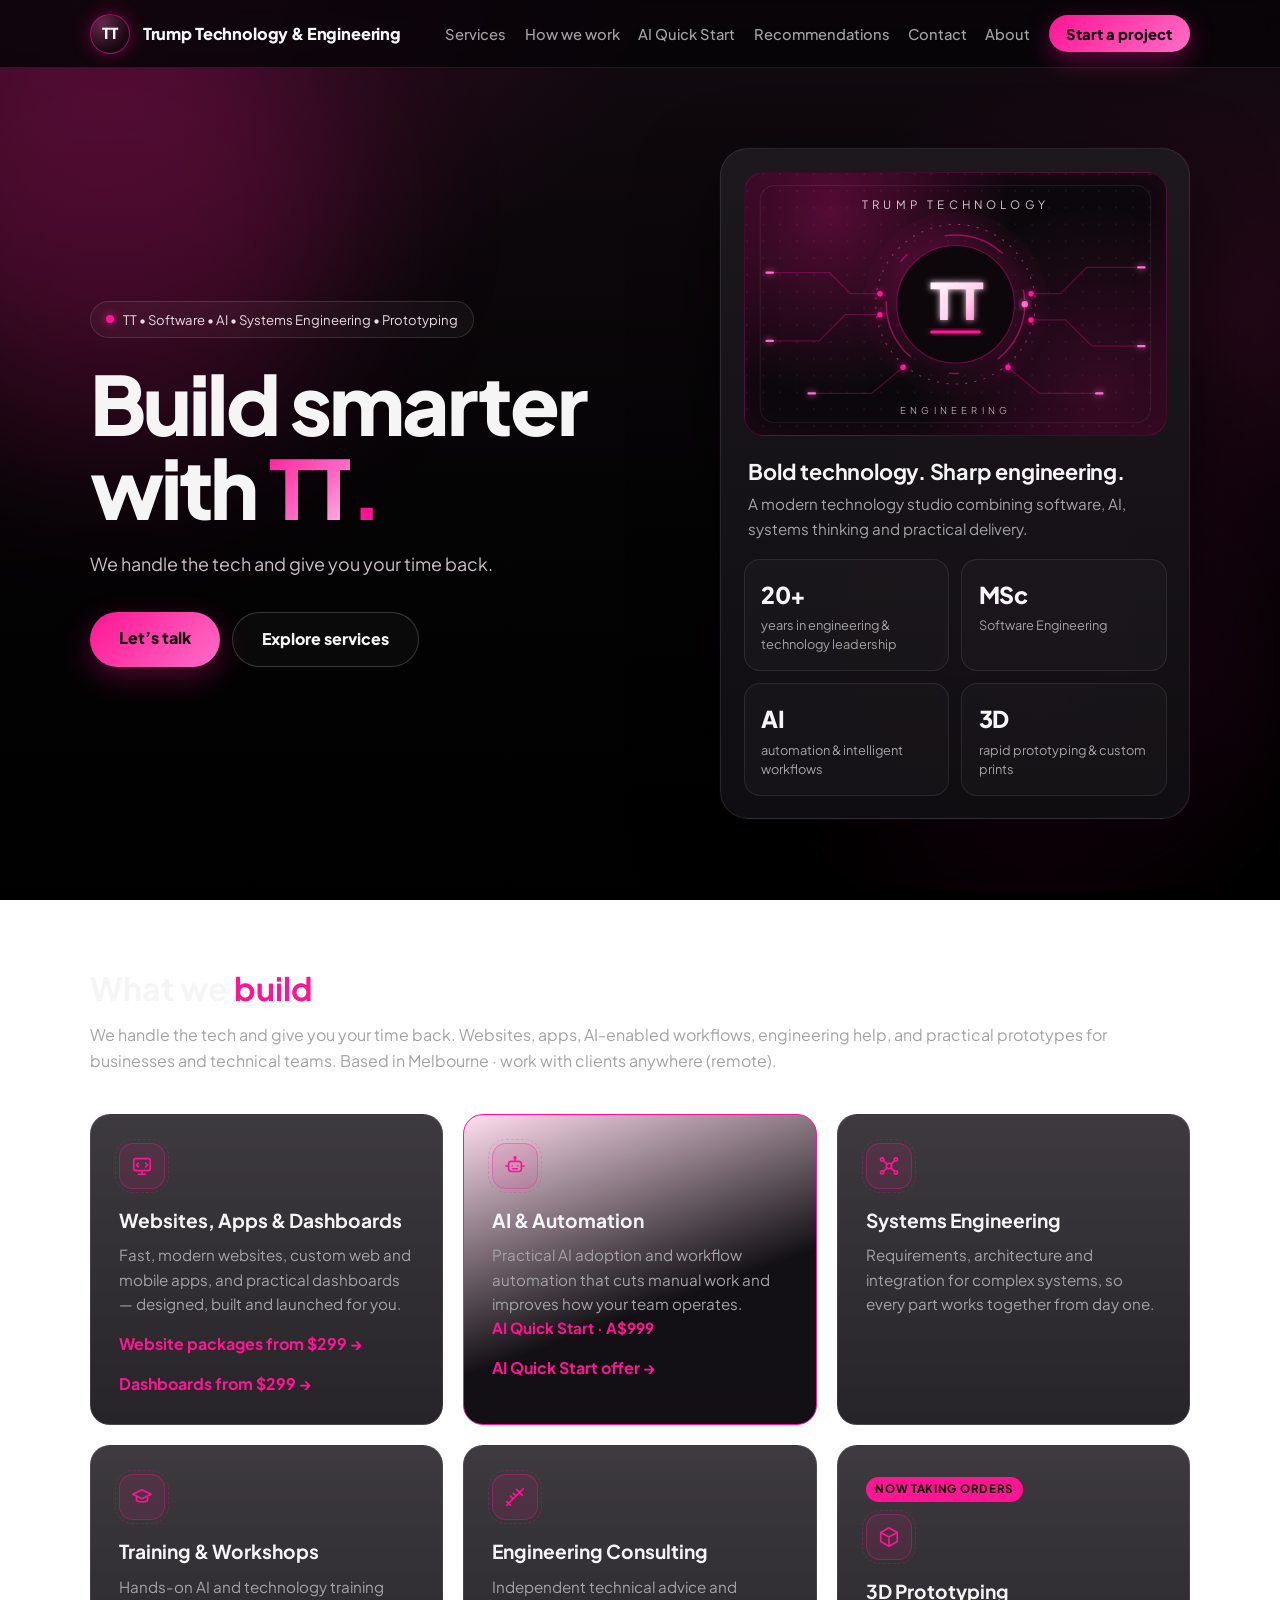
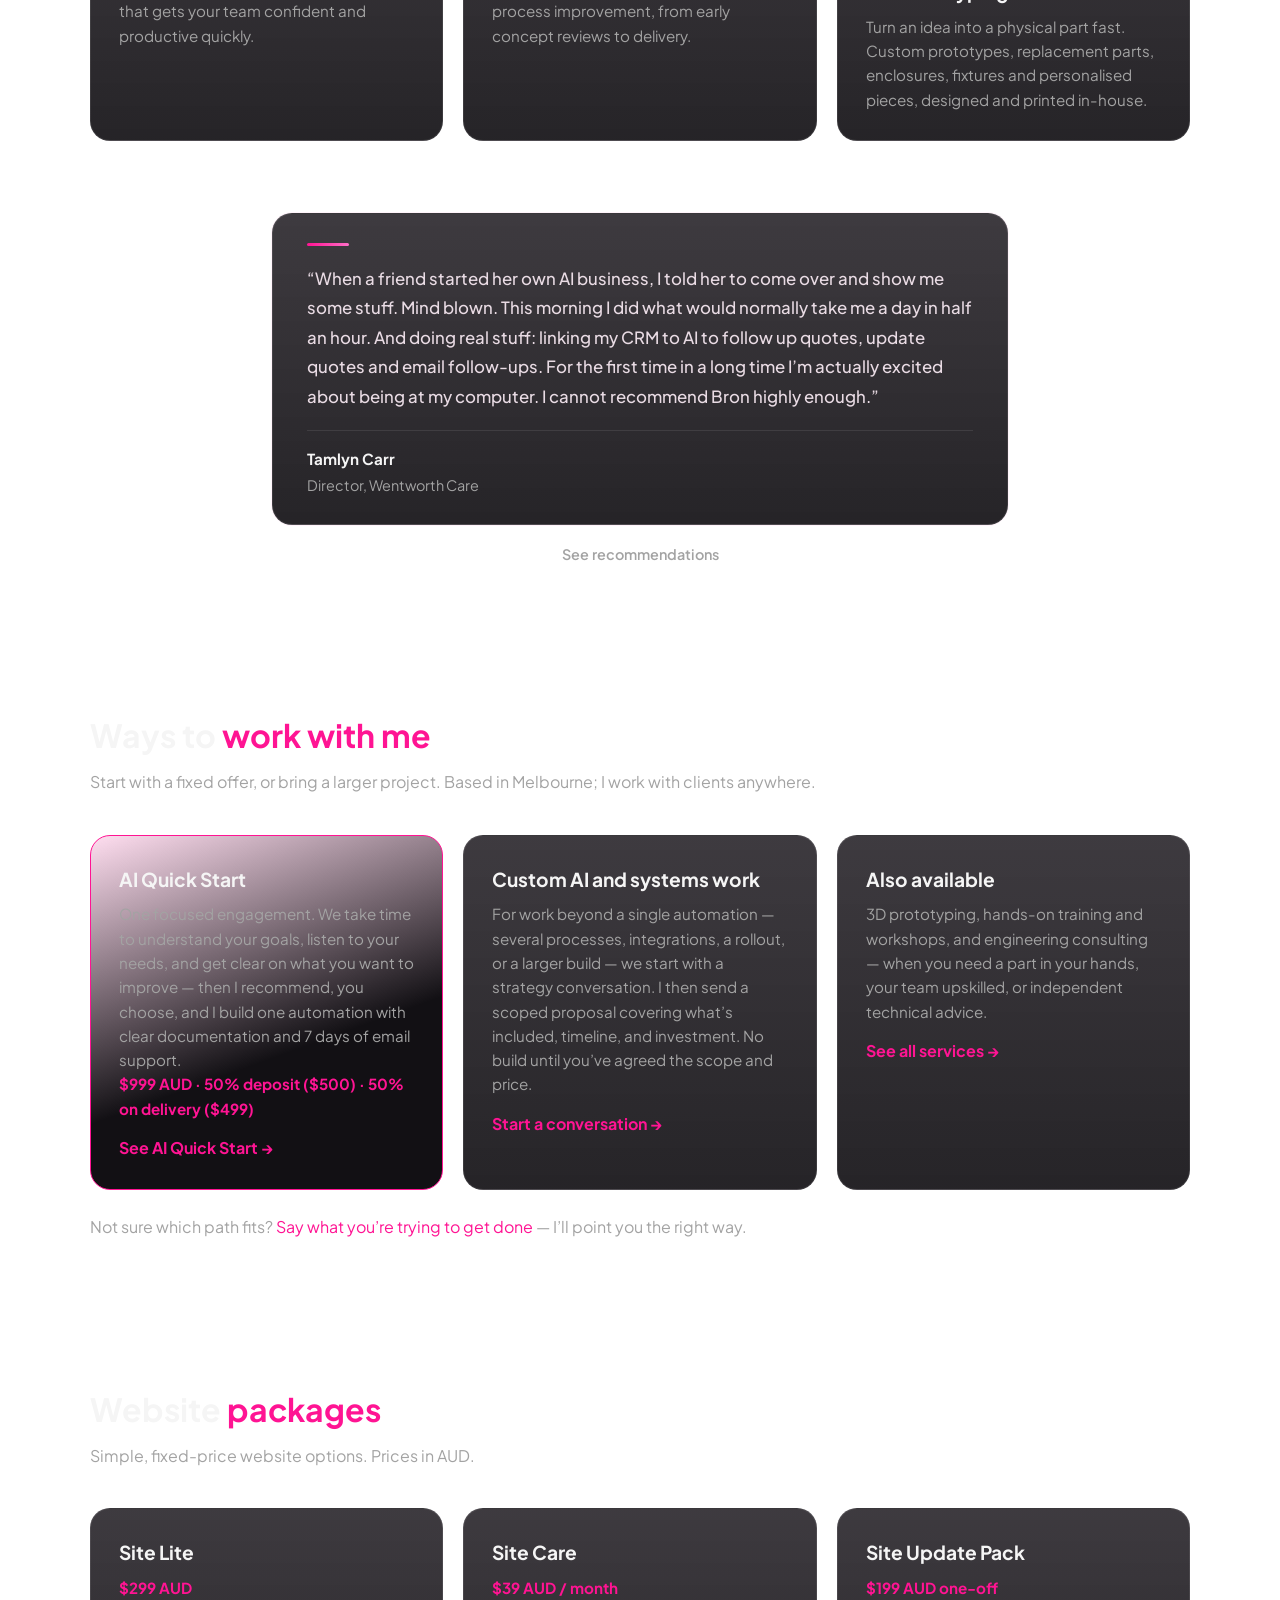
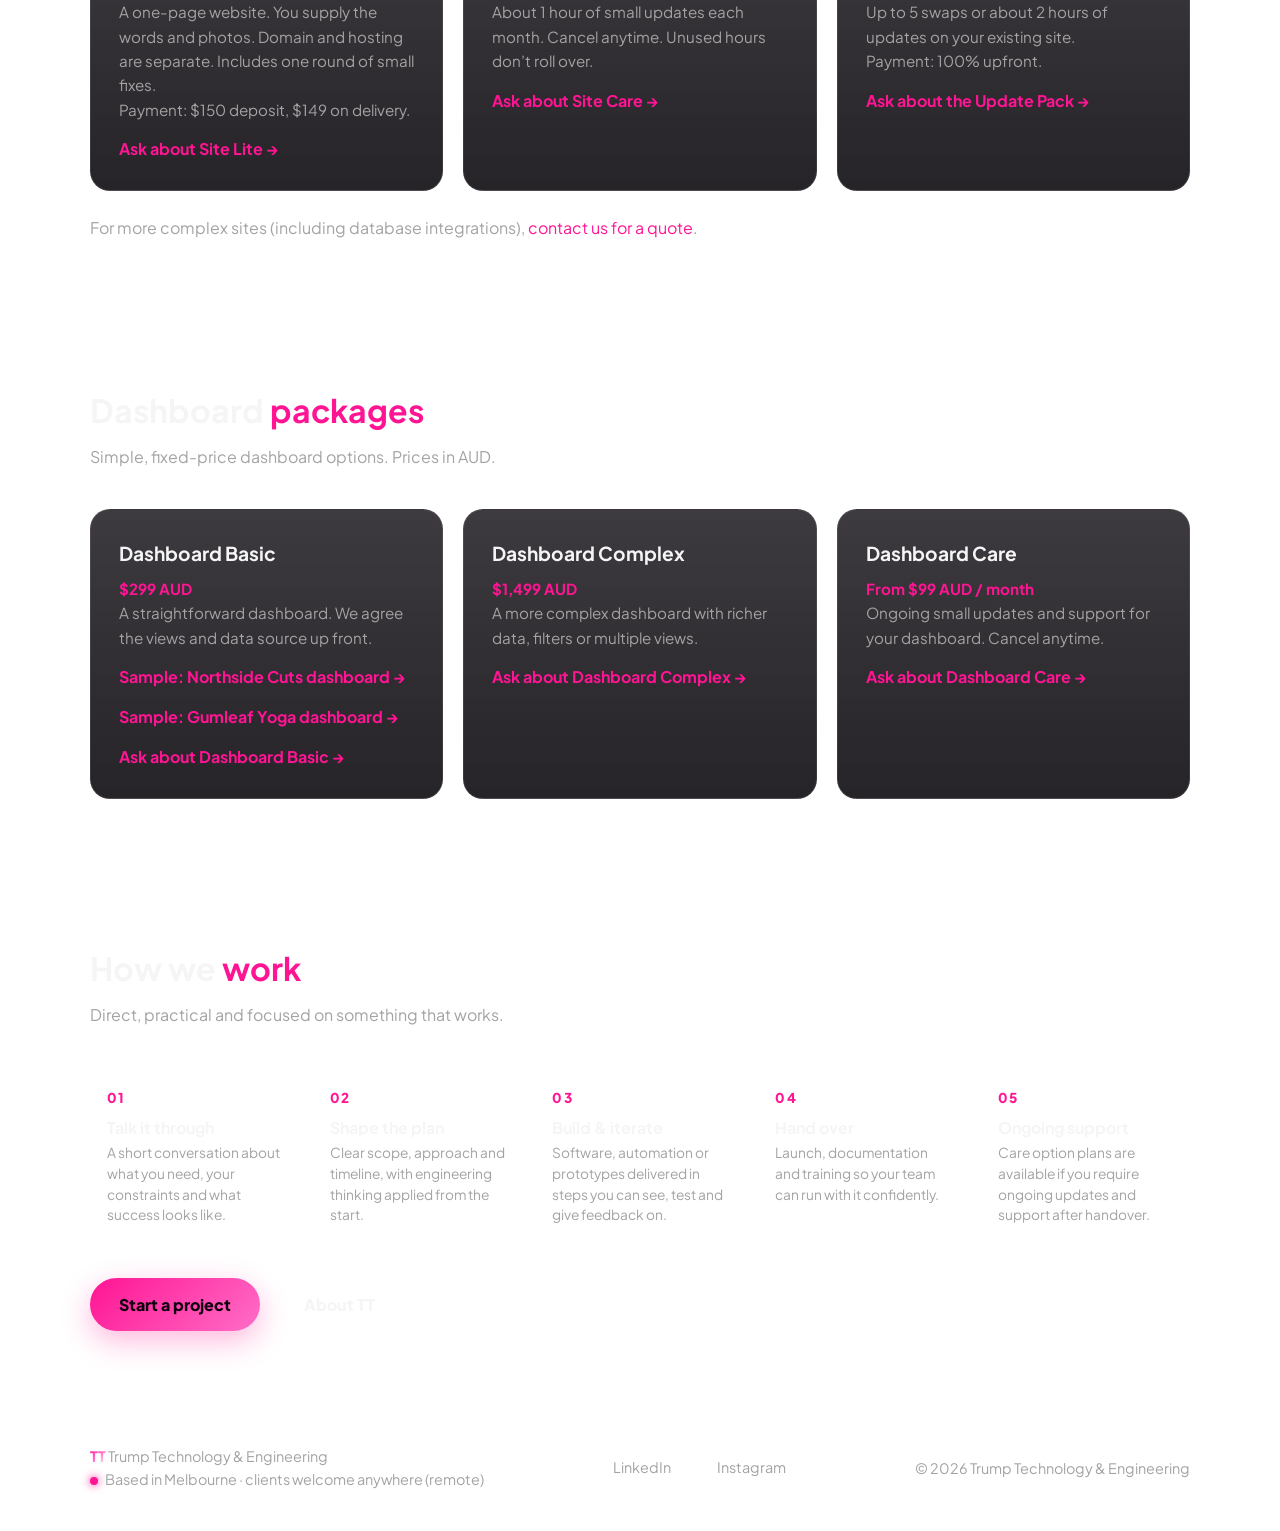
<file: index.html>
<!DOCTYPE html>
<html lang="en">
<head>
  <meta charset="UTF-8" />
  <meta name="viewport" content="width=device-width, initial-scale=1.0" />
  <title>Trump Technology &amp; Engineering | Based in Melbourne, working remotely</title>
  <meta name="description" content="Trump Technology &amp; Engineering: websites and apps, AI and automation, systems engineering, training, engineering consulting and 3D prototyping. Based in Melbourne; I work with clients remotely wherever they are." />
  <meta name="theme-color" content="#000000" />
  <link rel="canonical" href="https://trump.tech/" />
  <meta property="og:type" content="website" />
  <meta property="og:url" content="https://trump.tech/" />
  <meta property="og:title" content="Trump Technology &amp; Engineering | Based in Melbourne, working remotely" />
  <meta property="og:description" content="Trump Technology &amp; Engineering: websites and apps, AI and automation, systems engineering, training, engineering consulting and 3D prototyping. Based in Melbourne; I work with clients remotely wherever they are." />
  <meta property="og:image" content="https://trump.tech/og-image.png" />
  <meta property="og:image:width" content="1200" />
  <meta property="og:image:height" content="630" />
  <meta property="og:image:alt" content="Trump Technology &amp; Engineering — pink TT logo on black" />
  <meta property="og:locale" content="en_AU" />
  <meta property="og:site_name" content="Trump Technology &amp; Engineering" />
  <meta name="twitter:card" content="summary_large_image" />
  <meta name="twitter:title" content="Trump Technology &amp; Engineering | Based in Melbourne, working remotely" />
  <meta name="twitter:description" content="Trump Technology &amp; Engineering: websites and apps, AI and automation, systems engineering, training, engineering consulting and 3D prototyping. Based in Melbourne; I work with clients remotely wherever they are." />
  <meta name="twitter:image" content="https://trump.tech/og-image.png" />
  <link rel="icon" href="favicon.svg" type="image/svg+xml" />
  <link rel="icon" href="favicon-32.png" sizes="32x32" type="image/png" />
  <link rel="icon" href="favicon-48.png" sizes="48x48" type="image/png" />
  <link rel="alternate icon" href="favicon.ico" />
  <link rel="apple-touch-icon" href="apple-touch-icon.png" />
  <link rel="preconnect" href="https://fonts.googleapis.com" />
  <link rel="preconnect" href="https://fonts.gstatic.com" crossorigin />
  <link href="https://fonts.googleapis.com/css2?family=Plus+Jakarta+Sans:wght@400;500;600;700;800&display=swap" rel="stylesheet" />
  <link rel="stylesheet" href="shared.css" />
</head>
<body>

  <nav class="site">
    <div class="container">
      <a href="index.html" class="brand" aria-label="Trump Technology &amp; Engineering — Home"><span class="brand-mark">TT</span><span class="brand-name">Trump Technology &amp; Engineering</span></a>
      <input type="checkbox" id="nav-toggle" class="nav-toggle" aria-label="Toggle menu" />
      <label for="nav-toggle" class="nav-burger" aria-hidden="true">&#9776;</label>
      <ul class="nav-links">
        <li><a href="index.html#services">Services</a></li>
        <li><a href="index.html#how-we-work">How we work</a></li>
        <li><a href="ai-quick-start/">AI Quick Start</a></li>
        <li><a href="recommendations.html">Recommendations</a></li>
        <li><a href="contact.html">Contact</a></li>
        <li><a href="about.html">About</a></li>
        <li class="nav-cta"><a href="contact.html">Start a project</a></li>
      </ul>
    </div>
  </nav>

  <header class="hero2">
    <div class="glow a"></div><div class="glow b"></div>
    <div class="container hero2-grid">
      <div>
        <span class="pill"><span class="dot"></span>TT &bull; Software &bull; AI &bull; Systems Engineering &bull; Prototyping</span>
        <h1>Build smarter<br />with <span class="tt">TT</span><span class="pd">.</span></h1>
        <p class="lede">We handle the tech and give you your time back.</p>
        <div class="actions">
          <a href="contact.html" class="btn">Let&rsquo;s talk</a>
          <a href="#services" class="btn btn-outline">Explore services</a>
        </div>
      </div>

      <aside class="feature-card" aria-label="About Trump Technology &amp; Engineering">
        <div class="glass" role="img" aria-label="Animated TT AI core: Trump Technology Engineering">
          <div class="scan"></div>
          <svg viewBox="0 0 400 250" xmlns="http://www.w3.org/2000/svg" aria-hidden="true">
            <defs>
              <radialGradient id="core" cx="50%" cy="45%" r="60%">
                <stop offset="0%" stop-color="#ff1493" stop-opacity=".35" />
                <stop offset="70%" stop-color="#ff1493" stop-opacity=".04" />
                <stop offset="100%" stop-color="#ff1493" stop-opacity="0" />
              </radialGradient>
              <linearGradient id="ttg" x1="0" y1="0" x2="1" y2="1">
                <stop offset="0%" stop-color="#ffffff" />
                <stop offset="60%" stop-color="#ffd1ea" />
                <stop offset="100%" stop-color="#ff6ec7" />
              </linearGradient>
              <filter id="glow" x="-50%" y="-50%" width="200%" height="200%">
                <feGaussianBlur stdDeviation="3" result="b" /><feMerge><feMergeNode in="b" /><feMergeNode in="SourceGraphic" /></feMerge>
              </filter>
              <pattern id="dots" width="16" height="16" patternUnits="userSpaceOnUse"><circle cx="1" cy="1" r=".8" fill="#ff6ec7" opacity=".14" /></pattern>
            </defs>
            <rect width="400" height="250" fill="url(#dots)" />
            <rect x="14" y="12" width="372" height="226" rx="14" fill="none" stroke="#ffffff" stroke-opacity=".07" />

            <!-- circuit traces (static) -->
            <g fill="none" stroke="#ff1493" stroke-opacity=".28" stroke-width="1.2">
              <path d="M20 95 H80 L100 115 H128" /><path d="M20 160 H70 L95 135 H128" />
              <path d="M380 90 H325 L300 115 H272" /><path d="M380 165 H330 L305 140 H272" />
              <path d="M60 210 H120 L150 185" /><path d="M340 210 H280 L250 185" />
            </g>
            <!-- moving pulses -->
            <g fill="none" stroke="#ff6ec7" stroke-width="2.2" stroke-linecap="round" filter="url(#glow)">
              <path class="ai-trace" d="M20 95 H80 L100 115 H128" /><path class="ai-trace d2" d="M20 160 H70 L95 135 H128" />
              <path class="ai-trace d3" d="M380 90 H325 L300 115 H272" /><path class="ai-trace" d="M380 165 H330 L305 140 H272" />
              <path class="ai-trace d2" d="M60 210 H120 L150 185" /><path class="ai-trace d3" d="M340 210 H280 L250 185" />
            </g>
            <g fill="#ff1493" filter="url(#glow)">
              <circle class="ai-node" cx="128" cy="115" r="2.6" /><circle class="ai-node n2" cx="128" cy="135" r="2.6" />
              <circle class="ai-node n3" cx="272" cy="115" r="2.6" /><circle class="ai-node" cx="272" cy="140" r="2.6" />
              <circle class="ai-node n2" cx="150" cy="185" r="2.6" /><circle class="ai-node n3" cx="250" cy="185" r="2.6" />
            </g>

            <!-- AI core -->
            <circle cx="200" cy="125" r="88" fill="url(#core)" />
            <g class="ai-ring"><circle cx="200" cy="125" r="76" fill="none" stroke="#ff6ec7" stroke-opacity=".45" stroke-width="1" stroke-dasharray="2 7" /></g>
            <g class="ai-ring rev">
              <circle cx="200" cy="125" r="66" fill="none" stroke="#ff1493" stroke-opacity=".5" stroke-width="1.4" stroke-dasharray="60 40 10 40" />
              <circle cx="266" cy="125" r="3" fill="#ff6ec7" filter="url(#glow)" />
            </g>
            <circle cx="200" cy="125" r="56" fill="#0d070b" stroke="#ff1493" stroke-opacity=".35" />
            <text x="200" y="140" text-anchor="middle" font-family="Plus Jakarta Sans, Inter, Arial, sans-serif" font-weight="800" font-size="48" letter-spacing="-2" fill="url(#ttg)" filter="url(#glow)">TT</text>
            <!-- visor "eye" line -->
            <g class="ai-eye"><rect x="176" y="150" width="48" height="3" rx="1.5" fill="#ff1493" filter="url(#glow)" /></g>

            <text x="200" y="34" text-anchor="middle" font-family="Plus Jakarta Sans, Inter, Arial, sans-serif" font-size="11" letter-spacing="4" fill="#f3e6ee" opacity=".85">TRUMP TECHNOLOGY</text>
            <text x="200" y="230" text-anchor="middle" font-family="Plus Jakarta Sans, Inter, Arial, sans-serif" font-size="9" letter-spacing="4" fill="#f3e6ee" opacity=".7">ENGINEERING</text>
          </svg>
        </div>
        <h2>Bold technology. Sharp engineering.</h2>
        <p>A modern technology studio combining software, AI, systems thinking and practical delivery.</p>
        <div class="stat-grid">
          <div class="stat-box"><div class="n">20+</div><div class="l">years in engineering &amp; technology leadership</div></div>
          <div class="stat-box"><div class="n">MSc</div><div class="l">Software Engineering</div></div>
          <div class="stat-box"><div class="n">AI</div><div class="l">automation &amp; intelligent workflows</div></div>
          <div class="stat-box"><div class="n">3D</div><div class="l">rapid prototyping &amp; custom prints</div></div>
        </div>
      </aside>
    </div>
  </header>

  <section id="services">
    <div class="container">
      <h2 class="section-title">What we <span>build</span></h2>
      <p class="section-sub">We handle the tech and give you your time back. Websites, apps, AI-enabled workflows, engineering help, and practical prototypes for businesses and technical teams. Based in Melbourne · work with clients anywhere (remote).</p>

      <div class="cards">
        <article class="card">
          <div class="ico"><svg viewBox="0 0 24 24"><rect x="3" y="4" width="18" height="13" rx="2"/><path d="M8 21h8M12 17v4M8 9l-2 2 2 2M16 9l2 2-2 2"/></svg></div>
          <h3>Websites, Apps &amp; Dashboards</h3>
          <p>Fast, modern websites, custom web and mobile apps, and practical dashboards — designed, built and launched for you.</p>
          <a href="#websites" class="card-link">Website packages from $299 &rarr;</a>
          <a href="#dashboards" class="card-link">Dashboards from $299 &rarr;</a>
        </article>
        <article class="card featured">
          <div class="ico"><svg viewBox="0 0 24 24"><rect x="5" y="7" width="14" height="11" rx="3"/><path d="M12 7V4M9 12h.01M15 12h.01M9.5 15h5M2 12h3M19 12h3"/><circle cx="12" cy="3" r="1"/></svg></div>
          <h3>AI &amp; Automation</h3>
          <p>Practical AI adoption and workflow automation that cuts manual work and improves how your team operates.</p>
          <p><strong style="color:var(--pink)">AI Quick Start · A$999</strong></p>
          <a href="ai-quick-start/" class="card-link">AI Quick Start offer &rarr;</a>
        </article>
        <article class="card">
          <div class="ico"><svg viewBox="0 0 24 24"><circle cx="12" cy="12" r="3"/><circle cx="4.5" cy="5" r="1.8"/><circle cx="19.5" cy="5" r="1.8"/><circle cx="4.5" cy="19" r="1.8"/><circle cx="19.5" cy="19" r="1.8"/><path d="M6 6.5l4 3.5M18 6.5l-4 3.5M6 17.5l4-3.5M18 17.5l-4-3.5"/></svg></div>
          <h3>Systems Engineering</h3>
          <p>Requirements, architecture and integration for complex systems, so every part works together from day one.</p>
        </article>
        <article class="card">
          <div class="ico"><svg viewBox="0 0 24 24"><path d="M2 9l10-5 10 5-10 5z"/><path d="M6 11v5c3 2 9 2 12 0v-5"/></svg></div>
          <h3>Training &amp; Workshops</h3>
          <p>Hands-on AI and technology training that gets your team confident and productive quickly.</p>
        </article>
        <article class="card">
          <div class="ico"><svg viewBox="0 0 24 24"><path d="M3 21L21 3M7 21l-4-4M14 4l6 6M10 8l2 2M7 11l2 2"/></svg></div>
          <h3>Engineering Consulting</h3>
          <p>Independent technical advice and process improvement, from early concept reviews to delivery.</p>
        </article>
        <article class="card">
          <span class="badge">Now taking orders</span>
          <div class="ico"><svg viewBox="0 0 24 24"><path d="M12 2l9 5v10l-9 5-9-5V7z"/><path d="M12 22V12M21 7l-9 5-9-5"/></svg></div>
          <h3>3D Prototyping</h3>
          <p>Turn an idea into a physical part fast. Custom prototypes, replacement parts, enclosures, fixtures and personalised pieces, designed and printed in-house.</p>
        </article>
      </div>
    </div>
  </section>

  <section id="testimonial" class="testimonial" aria-label="Client testimonial">
    <div class="container">
      <figure class="testimonial-card">
        <blockquote>
          <p>“When a friend started her own AI business, I told her to come over and show me some stuff. Mind blown. This morning I did what would normally take me a day in half an hour. And doing real stuff: linking my CRM to AI to follow up quotes, update quotes and email follow-ups. For the first time in a long time I’m actually excited about being at my computer. I cannot recommend Bron highly enough.”</p>
        </blockquote>
        <figcaption>
          <span class="testimonial-name">Tamlyn Carr</span>
          <span class="testimonial-org">Director, Wentworth Care</span>
        </figcaption>
      </figure>
      <p class="testimonial-more"><a href="recommendations.html">See recommendations</a></p>
    </div>
  </section>

  <section id="ways-to-work">
    <div class="container">
      <h2 class="section-title">Ways to <span>work with me</span></h2>
      <p class="section-sub">Start with a fixed offer, or bring a larger project. Based in Melbourne; I work with clients anywhere.</p>
      <div class="cards">
        <article class="card featured">
          <h3>AI Quick Start</h3>
          <p>One focused engagement. We take time to understand your goals, listen to your needs, and get clear on what you want to improve — then I recommend, you choose, and I build one automation with clear documentation and 7 days of email support.</p>
          <p><strong style="color:var(--pink)">$999 AUD · 50% deposit ($500) · 50% on delivery ($499)</strong></p>
          <a href="ai-quick-start/" class="card-link">See AI Quick Start &rarr;</a>
        </article>
        <article class="card">
          <h3>Custom AI and systems work</h3>
          <p>For work beyond a single automation — several processes, integrations, a rollout, or a larger build — we start with a strategy conversation. I then send a scoped proposal covering what’s included, timeline, and investment. No build until you’ve agreed the scope and price.</p>
          <a href="contact.html?service=custom" class="card-link">Start a conversation &rarr;</a>
        </article>
        <article class="card">
          <h3>Also available</h3>
          <p>3D prototyping, hands-on training and workshops, and engineering consulting — when you need a part in your hands, your team upskilled, or independent technical advice.</p>
          <a href="#services" class="card-link">See all services &rarr;</a>
        </article>
      </div>
      <p class="section-sub" style="margin-top:1.5rem;margin-bottom:0">Not sure which path fits? <a href="contact.html">Say what you’re trying to get done</a> — I’ll point you the right way.</p>
    </div>
  </section>

  <section id="websites">
    <div class="container">
      <h2 class="section-title">Website <span>packages</span></h2>
      <p class="section-sub">Simple, fixed-price website options. Prices in AUD.</p>
      <div class="cards">
        <article class="card">
          <h3>Site Lite</h3>
          <p><strong style="color:var(--pink)">$299 AUD</strong></p>
          <p>A one-page website. You supply the words and photos. Domain and hosting are separate. Includes one round of small fixes.</p>
          <p>Payment: $150 deposit, $149 on delivery.</p>
          <a href="contact.html?service=site-lite" class="card-link">Ask about Site Lite &rarr;</a>
        </article>
        <article class="card">
          <h3>Site Care</h3>
          <p><strong style="color:var(--pink)">$39 AUD / month</strong></p>
          <p>About 1 hour of small updates each month. Cancel anytime. Unused hours don&rsquo;t roll over.</p>
          <a href="contact.html?service=site-care" class="card-link">Ask about Site Care &rarr;</a>
        </article>
        <article class="card">
          <h3>Site Update Pack</h3>
          <p><strong style="color:var(--pink)">$199 AUD one-off</strong></p>
          <p>Up to 5 swaps or about 2 hours of updates on your existing site.</p>
          <p>Payment: 100% upfront.</p>
          <a href="contact.html?service=site-update-pack" class="card-link">Ask about the Update Pack &rarr;</a>
        </article>
      </div>
      <p class="section-sub" style="margin-top:1.5rem;margin-bottom:0">For more complex sites (including database integrations), <a href="contact.html?service=website-build">contact us for a quote</a>.</p>
    </div>
  </section>


  <section id="dashboards">
    <div class="container">
      <h2 class="section-title">Dashboard <span>packages</span></h2>
      <p class="section-sub">Simple, fixed-price dashboard options. Prices in AUD.</p>
      <div class="cards">
        <article class="card">
          <h3>Dashboard Basic</h3>
          <p><strong style="color:var(--pink)">$299 AUD</strong></p>
          <p>A straightforward dashboard. We agree the views and data source up front.</p>
          <a href="https://cursor.com/canvas/store-52e63b3e-0248-4d6a-ad9e-f882fe4691d5/7c5565ef-32b3-4ca6-8d79-75a1ae441bac" class="card-link" target="_blank" rel="noopener">Sample: Northside Cuts dashboard &rarr;</a>
          <a href="https://cursor.com/canvas/store-52e63b3e-0248-4d6a-ad9e-f882fe4691d5/eca872aa-7431-48e1-aefa-f1e6b0db5374" class="card-link" target="_blank" rel="noopener">Sample: Gumleaf Yoga dashboard &rarr;</a>
          <a href="contact.html?service=dashboard-basic" class="card-link">Ask about Dashboard Basic &rarr;</a>
        </article>
        <article class="card">
          <h3>Dashboard Complex</h3>
          <p><strong style="color:var(--pink)">$1,499 AUD</strong></p>
          <p>A more complex dashboard with richer data, filters or multiple views.</p>
          <a href="contact.html?service=dashboard-complex" class="card-link">Ask about Dashboard Complex &rarr;</a>
        </article>
        <article class="card">
          <h3>Dashboard Care</h3>
          <p><strong style="color:var(--pink)">From $99 AUD / month</strong></p>
          <p>Ongoing small updates and support for your dashboard. Cancel anytime.</p>
          <a href="contact.html?service=dashboard-care" class="card-link">Ask about Dashboard Care &rarr;</a>
        </article>
      </div>
    </div>
  </section>

  <section id="how-we-work">
    <div class="container">
      <h2 class="section-title">How we <span>work</span></h2>
      <p class="section-sub">Direct, practical and focused on something that works.</p>
      <div class="steps">
        <div class="step"><h3>Talk it through</h3><p>A short conversation about what you need, your constraints and what success looks like.</p></div>
        <div class="step"><h3>Shape the plan</h3><p>Clear scope, approach and timeline, with engineering thinking applied from the start.</p></div>
        <div class="step"><h3>Build &amp; iterate</h3><p>Software, automation or prototypes delivered in steps you can see, test and give feedback on.</p></div>
        <div class="step"><h3>Hand over</h3><p>Launch, documentation and training so your team can run with it confidently.</p></div>
        <div class="step"><h3>Ongoing support</h3><p>Care option plans are available if you require ongoing updates and support after handover.</p></div>
      </div>
      <div class="cta-row">
        <a href="contact.html" class="btn">Start a project</a>
        <a href="about.html" class="btn btn-outline">About TT</a>
      </div>
    </div>
  </section>

  <footer>
    <div class="container footer-grid">
      <div>
        <div><span class="gradient-text" style="font-weight:800">TT</span> Trump Technology &amp; Engineering</div>
        <div><span class="loc-ico"></span>Based in Melbourne · clients welcome anywhere (remote)</div>
      </div>
      <ul class="socials">
        <li><a href="https://www.linkedin.com/in/bronwyn-trump-5159a620" target="_blank" rel="noopener noreferrer" aria-label="LinkedIn">LinkedIn</a></li>
        <li><a href="#" aria-label="Instagram (coming soon)">Instagram</a></li>
      </ul>
      <div>&copy; <span id="year"></span> Trump Technology &amp; Engineering</div>
    </div>
  </footer>

  <script>
    document.getElementById('year').textContent = new Date().getFullYear();
  </script>

  <script src="favicon-sparkle.js" defer></script>
</body>
</html>
</file>
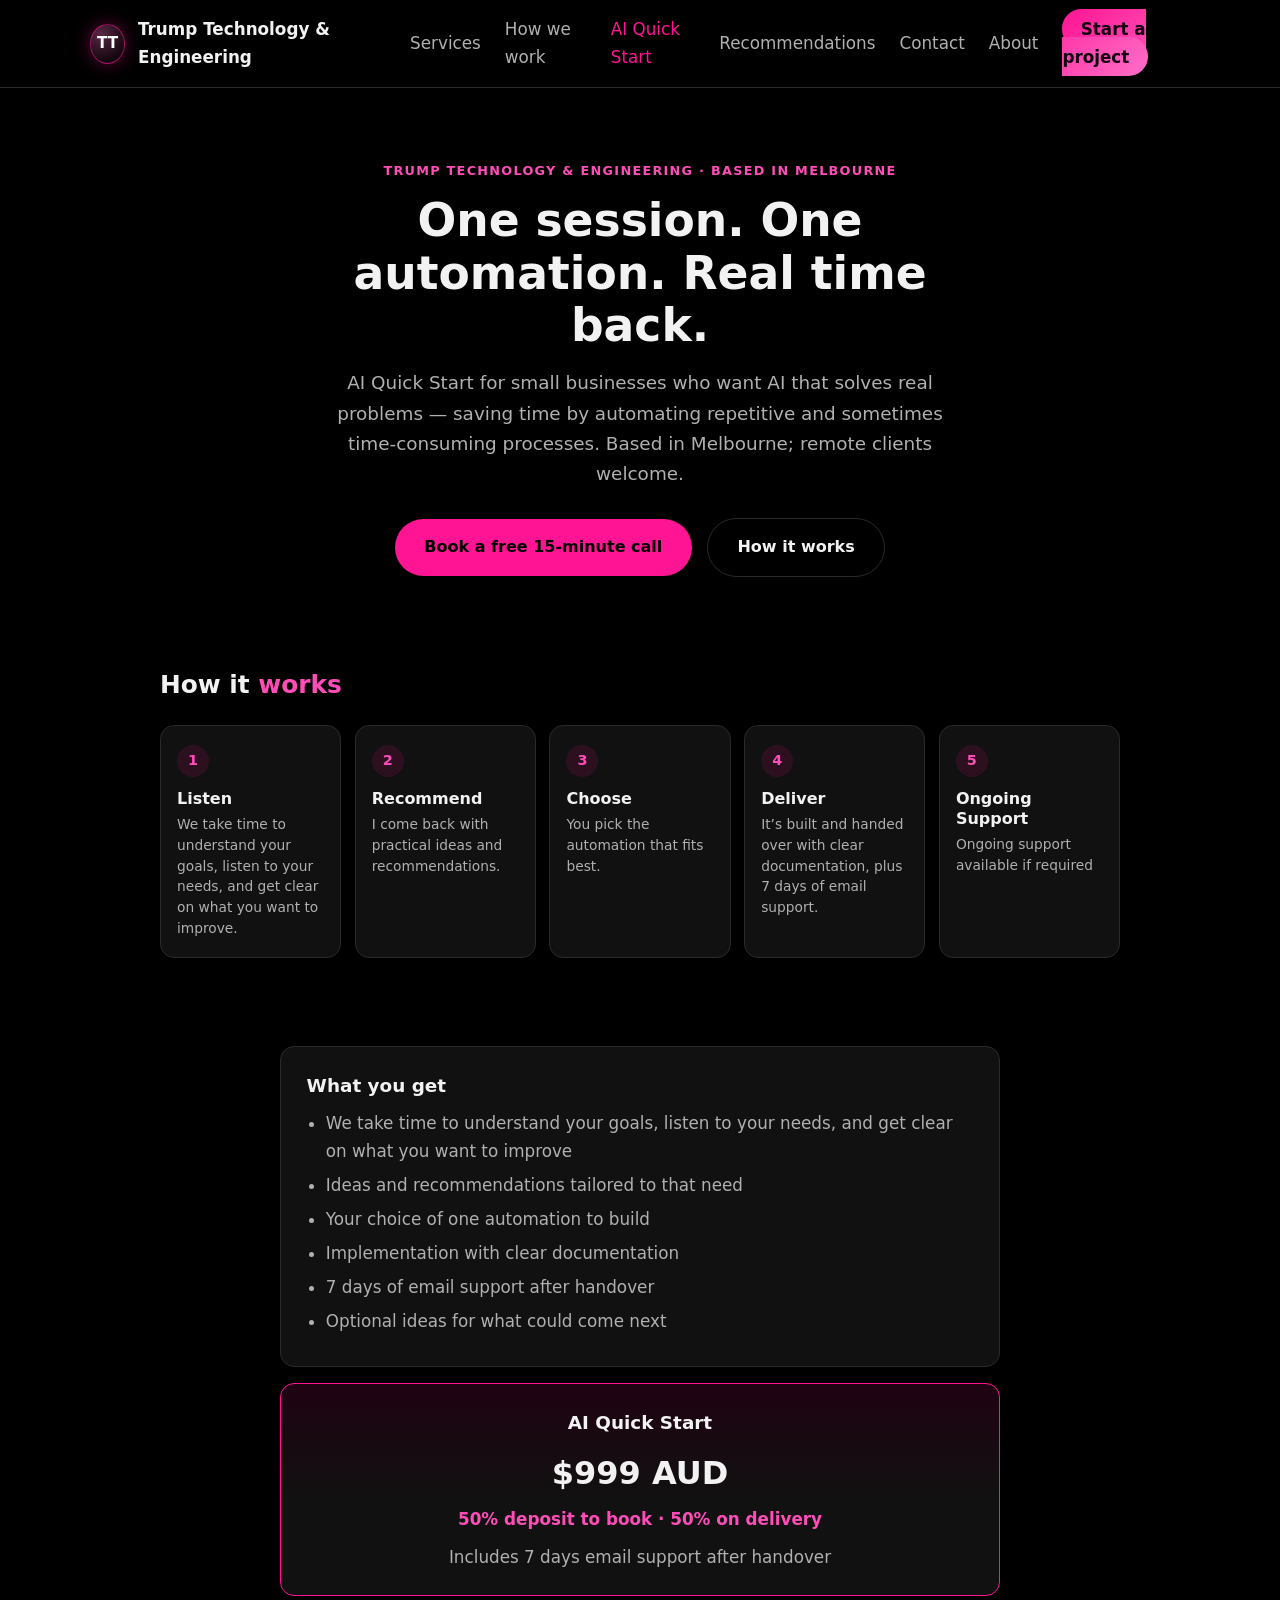
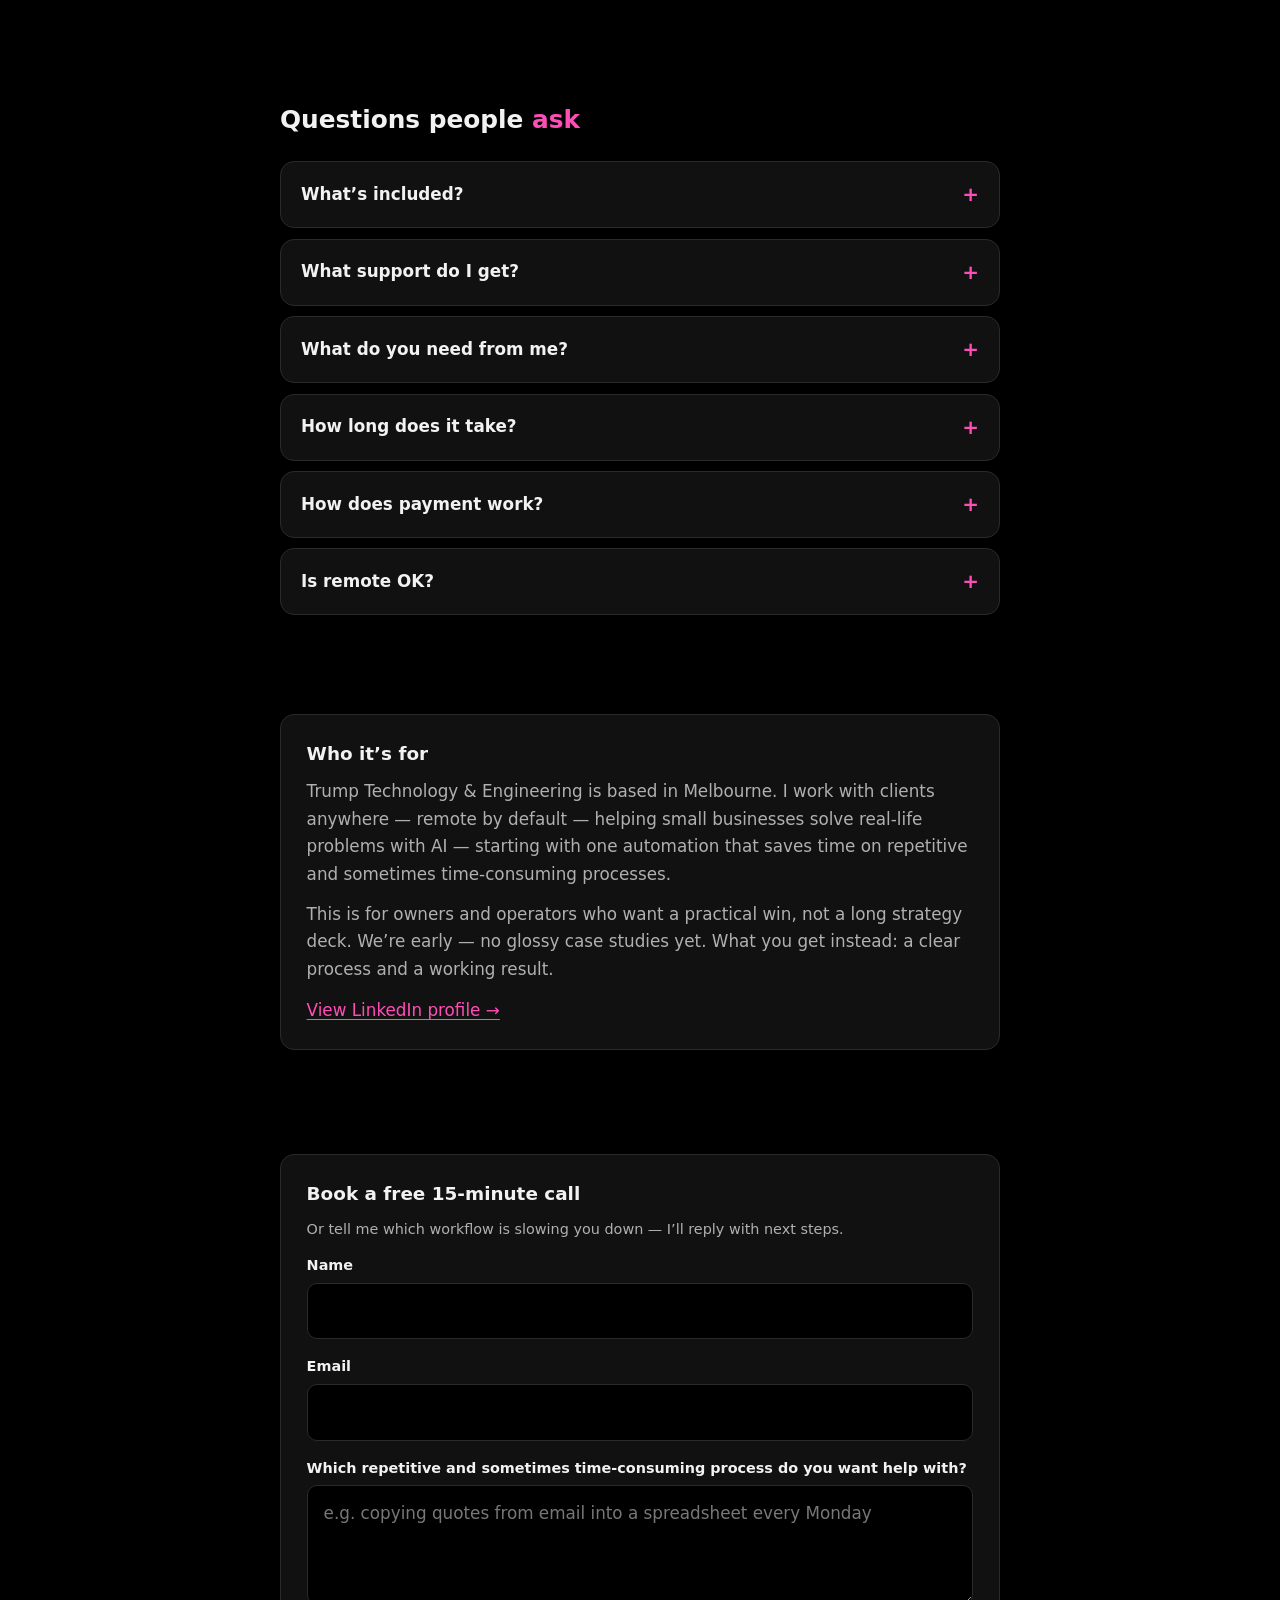
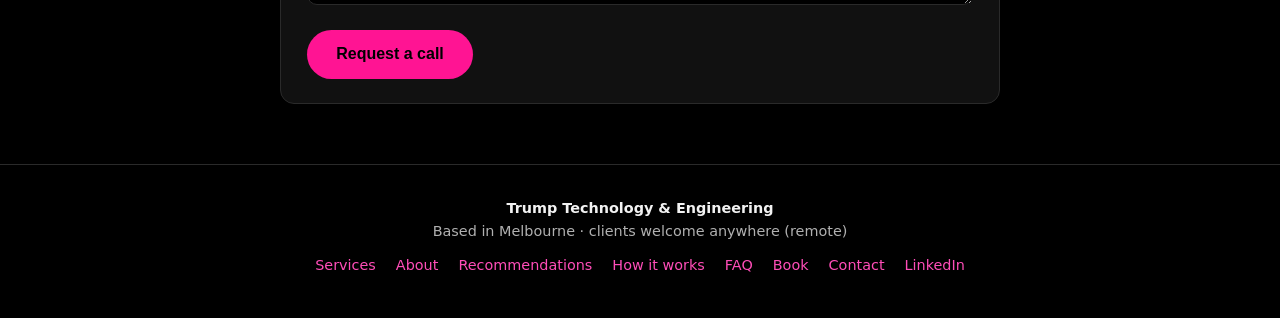
<file: ai-quick-start/index.html>
<!DOCTYPE html>
<html lang="en-AU">
<head>
  <meta charset="UTF-8" />
  <meta name="viewport" content="width=device-width, initial-scale=1.0" />
  <link rel="icon" href="../favicon.svg" type="image/svg+xml" />
  <link rel="icon" href="../favicon-32.png" sizes="32x32" type="image/png" />
  <link rel="icon" href="../favicon-48.png" sizes="48x48" type="image/png" />
  <link rel="alternate icon" href="../favicon.ico" />
  <link rel="apple-touch-icon" href="../apple-touch-icon.png" />
  <title>AI Quick Start · $999 | Trump Technology &amp; Engineering</title>
  <meta name="description" content="AI Quick Start for small businesses who want AI that solves real problems — saving time by automating repetitive and sometimes time-consuming processes. $999 AUD. Trump Technology &amp; Engineering." />
  <meta name="theme-color" content="#000000" />
  <link rel="canonical" href="https://trump.tech/ai-quick-start/" />

  <meta property="og:type" content="website" />
  <meta property="og:title" content="One session. One automation. Real time back." />
  <meta property="og:description" content="AI that solves real problems — saving time by automating repetitive and sometimes time-consuming processes. $999 AUD." />
  <meta property="og:locale" content="en_AU" />
  <meta property="og:site_name" content="Trump Technology &amp; Engineering" />
  <meta name="twitter:card" content="summary" />
  <meta name="twitter:title" content="One session. One automation. Real time back." />
  <meta name="twitter:description" content="AI Quick Start for small businesses, delivered remotely. $999 AUD." />

  <style>
    :root {
      --bg: #000000;
      --surface: #111111;
      --surface-2: #1a1a1a;
      --border: #2a2a2a;
      --text: #f2f2f2;
      --muted: #b0b0b0;
      --pink: #ff1493;
      --pink-soft: #ff4db8;
      --pink-dim: rgba(255, 20, 147, 0.12);
      --radius: 14px;
      --focus: 0 0 0 3px rgba(255, 20, 147, 0.35);
    }
    * { box-sizing: border-box; margin: 0; padding: 0; }
    html { scroll-behavior: smooth; }
    body {
      background: var(--bg);
      color: var(--text);
      font-family: system-ui, -apple-system, "Segoe UI", Roboto, Helvetica, Arial, sans-serif;
      line-height: 1.65;
      font-size: 1.05rem;
    }
    a { color: var(--pink-soft); text-decoration: underline; text-underline-offset: 3px; }
    a:hover { color: #fff; }
    a:focus-visible { outline: none; box-shadow: var(--focus); border-radius: 4px; }
    .container { width: min(720px, 92%); margin: 0 auto; }
    .wide { width: min(960px, 92%); margin: 0 auto; }

    .gradient-text {
      background: linear-gradient(135deg, var(--pink) 0%, var(--pink-soft) 45%, #ffffff 100%);
      -webkit-background-clip: text; background-clip: text;
      -webkit-text-fill-color: transparent;
    }

    header {
      position: sticky; top: 0; z-index: 20;
      background: rgba(0,0,0,0.9); backdrop-filter: blur(10px);
      border-bottom: 1px solid var(--border);
    }
    header .bar {
      display: flex; justify-content: space-between; align-items: center;
      padding: 0.9rem 0; gap: 1rem;
    }
    .logo {
      font-weight: 800; font-size: 1.35rem; text-decoration: none;
      -webkit-text-fill-color: transparent;
    }
    .logo:hover { -webkit-text-fill-color: transparent; }
    .price-pill {
      font-size: 0.8rem; font-weight: 700; letter-spacing: 0.02em;
      color: #000; background: var(--pink);
      padding: 0.4rem 0.85rem; border-radius: 999px; white-space: nowrap;
      text-decoration: none;
    }
    .price-pill:hover { color: #000; filter: brightness(1.08); }

    .hero { padding: 4.25rem 0 2.75rem; text-align: center; }
    .eyebrow {
      display: inline-block;
      color: var(--pink-soft); font-weight: 700; font-size: 0.8rem;
      letter-spacing: 0.1em; text-transform: uppercase; margin-bottom: 0.85rem;
    }
    .hero h1 {
      font-size: clamp(2rem, 6.5vw, 2.85rem);
      line-height: 1.15; margin-bottom: 1rem; font-weight: 800;
    }
    .lede {
      color: var(--muted); font-size: 1.15rem;
      max-width: 38rem; margin: 0 auto 1.75rem;
    }
    .btn {
      display: inline-block; padding: 0.95rem 1.85rem; border-radius: 999px;
      background: var(--pink); color: #000; font-weight: 700;
      border: none; cursor: pointer; font-size: 1rem;
      text-decoration: none; transition: transform 0.15s, box-shadow 0.15s;
    }
    .btn:hover {
      color: #000; transform: translateY(-2px);
      box-shadow: 0 10px 28px rgba(255, 20, 147, 0.35);
    }
    .btn:focus-visible { outline: none; box-shadow: var(--focus); }
    .btn-ghost {
      background: transparent; color: var(--text);
      border: 1px solid var(--border); margin-left: 0.6rem;
    }
    .btn-ghost:hover { color: #fff; border-color: var(--pink-soft); }

    section { padding: 2.75rem 0; }
    .section-title {
      font-size: 1.55rem; margin-bottom: 1.25rem; font-weight: 750;
    }
    .section-title span { color: var(--pink-soft); }

    .card {
      background: var(--surface); border: 1px solid var(--border);
      border-radius: var(--radius); padding: 1.5rem 1.6rem; margin-bottom: 1rem;
    }
    .card h2, .card h3 { font-size: 1.15rem; margin-bottom: 0.55rem; }
    .card p, .card li { color: var(--muted); }
    .card ul, .card ol { padding-left: 1.2rem; }
    .card li { margin: 0.4rem 0; }
    .card strong { color: var(--text); font-weight: 650; }

    .offer-box {
      text-align: center;
      border-color: var(--pink);
      background: linear-gradient(180deg, var(--pink-dim) 0%, var(--surface) 55%);
    }
    .offer-box .price {
      font-size: 2rem; font-weight: 800; color: var(--text); margin: 0.35rem 0;
    }
    .offer-box .terms { color: var(--pink-soft); font-weight: 650; }

    .steps {
      display: grid; grid-template-columns: repeat(5, minmax(0, 1fr)); gap: .85rem;
    }
    .step {
      background: var(--surface); border: 1px solid var(--border);
      border-radius: var(--radius); padding: 1.15rem 1rem; min-width: 0;
    }
    .step .num {
      display: inline-flex; align-items: center; justify-content: center;
      width: 2rem; height: 2rem; border-radius: 999px;
      background: var(--pink-dim); color: var(--pink-soft);
      font-weight: 800; font-size: 0.9rem; margin-bottom: 0.75rem;
    }
    .step h3 { font-size: 1rem; margin-bottom: 0.35rem; line-height: 1.25; }
    .step p { color: var(--muted); font-size: 0.86rem; line-height: 1.5; }

    details.faq {
      background: var(--surface); border: 1px solid var(--border);
      border-radius: var(--radius); padding: 1rem 1.25rem; margin-bottom: 0.65rem;
    }
    details.faq summary {
      cursor: pointer; font-weight: 650; list-style: none;
      display: flex; justify-content: space-between; align-items: center; gap: 1rem;
    }
    details.faq summary::-webkit-details-marker { display: none; }
    details.faq summary::after {
      content: "+"; color: var(--pink-soft); font-size: 1.25rem; font-weight: 700;
    }
    details.faq[open] summary::after { content: "–"; }
    details.faq summary:focus-visible { outline: none; box-shadow: var(--focus); border-radius: 6px; }
    details.faq p { color: var(--muted); margin-top: 0.75rem; }

    form { display: grid; gap: 1rem; margin-top: 0.75rem; }
    label { display: block; font-size: 0.9rem; font-weight: 650; margin-bottom: 0.3rem; color: var(--text); }
    input, textarea {
      width: 100%; padding: 0.85rem 1rem; border-radius: 10px;
      background: var(--bg); border: 1px solid var(--border);
      color: var(--text); font: inherit;
    }
    input::placeholder, textarea::placeholder { color: #777; }
    input:focus, textarea:focus {
      outline: none; border-color: var(--pink-soft); box-shadow: var(--focus);
    }
    textarea { min-height: 120px; resize: vertical; }
    .form-note { color: var(--muted); font-size: 0.9rem; margin-bottom: 0.25rem; }
    .hp { position: absolute; left: -10000px; height: 0; overflow: hidden; }

    footer {
      border-top: 1px solid var(--border);
      padding: 2rem 0 2.5rem; color: var(--muted); font-size: 0.9rem; text-align: center;
    }
    footer a { text-decoration: none; }
    footer a:hover { text-decoration: underline; }
    .footer-links { display: flex; flex-wrap: wrap; justify-content: center; gap: 0.75rem 1.25rem; margin-top: 0.65rem; }

    @media (max-width: 900px) {
      .steps { grid-template-columns: repeat(2, 1fr); }
    }
    @media (max-width: 720px) {
      .steps { grid-template-columns: 1fr; }
      .btn-ghost { margin: 0.75rem 0 0; display: inline-block; }
      .hero { padding-top: 3rem; }
    }
    /* Shared site nav (matches main site) */
    nav.site { position: sticky; top: 0; z-index: 20; background: rgba(0,0,0,0.85); backdrop-filter: blur(8px); border-bottom: 1px solid var(--border); }
    nav.site .container { width: min(1100px, 90%); display: flex; align-items: center; justify-content: space-between; padding: 1rem 0; }
    nav.site .logo { font-size: 1.8rem; font-weight: 800; letter-spacing: -0.02em; text-decoration: none; }
    .nav-links { display: flex; gap: 1.5rem; list-style: none; }
    .nav-links a { color: var(--muted); font-weight: 500; text-decoration: none; }
    .nav-links a:hover { color: var(--text); }
    .nav-links a[aria-current="page"], .nav-links a.nav-offer { color: var(--pink); }
    .nav-toggle { position: absolute; opacity: 0; pointer-events: none; }
    .nav-burger { display: none; cursor: pointer; color: var(--text); font-size: 1.4rem; line-height: 1; padding: .3rem .55rem; border: 1px solid var(--border); border-radius: 10px; }
    @media (max-width: 760px) {
      nav.site .container { flex-wrap: wrap; }
      .nav-burger { display: block; }
      .nav-links { display: none; width: 100%; flex-direction: column; gap: .25rem; padding-top: .75rem; }
      .nav-links a { display: block; padding: .5rem 0; }
      .nav-toggle:checked ~ .nav-links { display: flex; }
    }

    /* Brand nav (matches main site restyle) */
    .brand { display:flex; align-items:center; gap:.8rem; color:var(--text); font-weight:800; text-decoration:none; }
    .brand-mark { width:40px; height:40px; border-radius:50%; display:grid; place-items:center; font-weight:900; font-size:.95rem; color:#fff;
      background: radial-gradient(circle at 30% 25%, rgba(255,110,199,.35), #160810 70%); border:1px solid rgba(255,20,147,.55); box-shadow:0 0 18px rgba(255,20,147,.35); }
    .nav-links { align-items:center; }
    .nav-links .nav-cta a { background: linear-gradient(135deg, #ff1493, #ff6ec7); color:#120010; font-weight:800; padding:.6rem 1.15rem; border-radius:999px; }
    @media (max-width: 900px) { .brand-name { font-size:.9rem; } .nav-links { gap:1rem; } }
  </style>
</head>
<body>
  <nav class="site">
    <div class="container">
      <a href="../index.html" class="brand" aria-label="Trump Technology &amp; Engineering — Home"><span class="brand-mark">TT</span><span class="brand-name">Trump Technology &amp; Engineering</span></a>
      <input type="checkbox" id="nav-toggle" class="nav-toggle" aria-label="Toggle menu" />
      <label for="nav-toggle" class="nav-burger" aria-hidden="true">&#9776;</label>
      <ul class="nav-links">
        <li><a href="../index.html#services">Services</a></li>
        <li><a href="../index.html#how-we-work">How we work</a></li>
        <li><a href="../ai-quick-start/" aria-current="page">AI Quick Start</a></li>
        <li><a href="../recommendations.html">Recommendations</a></li>
        <li><a href="../contact.html">Contact</a></li>
        <li><a href="../about.html">About</a></li>
        <li class="nav-cta"><a href="../contact.html">Start a project</a></li>
      </ul>
    </div>
  </nav>

  <main id="top">
    <section class="hero">
      <div class="container">
        <p class="eyebrow">Trump Technology &amp; Engineering · Based in Melbourne</p>
        <h1>One session. One automation. Real time back.</h1>
        <p class="lede">AI Quick Start for small businesses who want AI that solves real problems — saving time by automating repetitive and sometimes time-consuming processes. Based in Melbourne; remote clients welcome.</p>
        <a class="btn" href="#book">Book a free 15-minute call</a>
        <a class="btn btn-ghost" href="#how">How it works</a>
      </div>
    </section>

    <section id="how">
      <div class="wide">
        <h2 class="section-title">How it <span>works</span></h2>
        <div class="steps">
          <article class="step">
            <div class="num">1</div>
            <h3>Listen</h3>
            <p>We take time to understand your goals, listen to your needs, and get clear on what you want to improve.</p>
          </article>
          <article class="step">
            <div class="num">2</div>
            <h3>Recommend</h3>
            <p>I come back with practical ideas and recommendations.</p>
          </article>
          <article class="step">
            <div class="num">3</div>
            <h3>Choose</h3>
            <p>You pick the automation that fits best.</p>
          </article>
          <article class="step">
            <div class="num">4</div>
            <h3>Deliver</h3>
            <p>It’s built and handed over with clear documentation, plus 7 days of email support.</p>
          </article>
          <article class="step">
            <div class="num">5</div>
            <h3>Ongoing Support</h3>
            <p>Ongoing support available if required</p>
          </article>
        </div>
      </div>
    </section>

    <section>
      <div class="container">
        <article class="card">
          <h2>What you get</h2>
          <ul>
            <li>We take time to understand your goals, listen to your needs, and get clear on what you want to improve</li>
            <li>Ideas and recommendations tailored to that need</li>
            <li>Your choice of one automation to build</li>
            <li>Implementation with clear documentation</li>
            <li>7 days of email support after handover</li>
            <li>Optional ideas for what could come next</li>
          </ul>
        </article>

        <article class="card offer-box">
          <h2>AI Quick Start</h2>
          <p class="price">$999 AUD</p>
          <p class="terms">50% deposit to book · 50% on delivery</p>
          <p style="margin-top:0.65rem;color:var(--muted)">Includes 7 days email support after handover</p>
        </article>
      </div>
    </section>

    <section id="faq">
      <div class="container">
        <h2 class="section-title">Questions people <span>ask</span></h2>

        <details class="faq">
          <summary>What’s included?</summary>
          <p>We take time to understand your goals, listen to your needs, and get clear on what you want to improve, recommendations, your choice of one automation, implementation with clear documentation, 7 days of email support after handover, and optional next-step ideas.</p>
        </details>

        <details class="faq">
          <summary>What support do I get?</summary>
          <p>Seven days of email support after handover, included in the $999. After that, further help can be scoped separately if you need it.</p>
        </details>

        <details class="faq">
          <summary>What do you need from me?</summary>
          <p>About 45–60 minutes for that conversation, access to the tools involved, and a clear example of the process you want to improve.</p>
        </details>

        <details class="faq">
          <summary>How long does it take?</summary>
          <p>Most Quick Starts wrap in about 1–2 weeks from deposit, depending on how quickly we can get that first session booked and the access sorted.</p>
        </details>

        <details class="faq">
          <summary>How does payment work?</summary>
          <p>$999 AUD total — $500 deposit to book, $499 when it’s delivered.</p>
        </details>

        <details class="faq">
          <summary>Is remote OK?</summary>
          <p>Yes. Remote is the default. I’m based in Melbourne if you’d rather meet in person for that conversation.</p>
        </details>
      </div>
    </section>

    <section>
      <div class="container">
        <article class="card">
          <h2>Who it’s for</h2>
          <p>Trump Technology &amp; Engineering is based in Melbourne. I work with clients anywhere — remote by default — helping small businesses solve real-life problems with AI — starting with one automation that saves time on repetitive and sometimes time-consuming processes.</p>
          <p style="margin-top:0.75rem">This is for owners and operators who want a practical win, not a long strategy deck. We’re early — no glossy case studies yet. What you get instead: a clear process and a working result.</p>
          <p style="margin-top:0.85rem">
            <a href="https://www.linkedin.com/in/bronwyn-trump-5159a620" target="_blank" rel="noopener noreferrer">View LinkedIn profile →</a>
          </p>
        </article>
      </div>
    </section>

    <section id="book">
      <div class="container">
        <article class="card">
          <h2>Book a free 15-minute call</h2>
          <p class="form-note">Or tell me which workflow is slowing you down — I’ll reply with next steps.</p>

          <form name="ai-quick-start" method="POST" data-netlify="true" netlify-honeypot="bot-field" action="/ai-quick-start/thanks.html">
            <input type="hidden" name="form-name" value="ai-quick-start" />
            <p class="hp">
              <label>Don’t fill this out: <input name="bot-field" tabindex="-1" autocomplete="off" /></label>
            </p>
            <div>
              <label for="name">Name</label>
              <input id="name" name="name" type="text" autocomplete="name" required />
            </div>
            <div>
              <label for="email">Email</label>
              <input id="email" name="email" type="email" autocomplete="email" required />
            </div>
            <div>
              <label for="task">Which repetitive and sometimes time-consuming process do you want help with?</label>
              <textarea id="task" name="task" required placeholder="e.g. copying quotes from email into a spreadsheet every Monday"></textarea>
            </div>
            <div>
              <button type="submit" class="btn">Request a call</button>
            </div>
          </form>
        </article>
      </div>
    </section>
  </main>

  <footer>
    <div class="container">
      <div><strong style="color:var(--text)">Trump Technology &amp; Engineering</strong></div>
      <div>Based in Melbourne · clients welcome anywhere (remote)</div>
      <div class="footer-links">
        <a href="../index.html#services">Services</a>
        <a href="../about.html">About</a>
        <a href="../recommendations.html">Recommendations</a>
        <a href="#how">How it works</a>
        <a href="#faq">FAQ</a>
        <a href="#book">Book</a>
        <a href="../contact.html">Contact</a>
        <a href="https://www.linkedin.com/in/bronwyn-trump-5159a620" target="_blank" rel="noopener noreferrer">LinkedIn</a>
      </div>
    </div>
  </footer>

  <script src="../favicon-sparkle.js" defer></script>
</body>
</html>
</file>
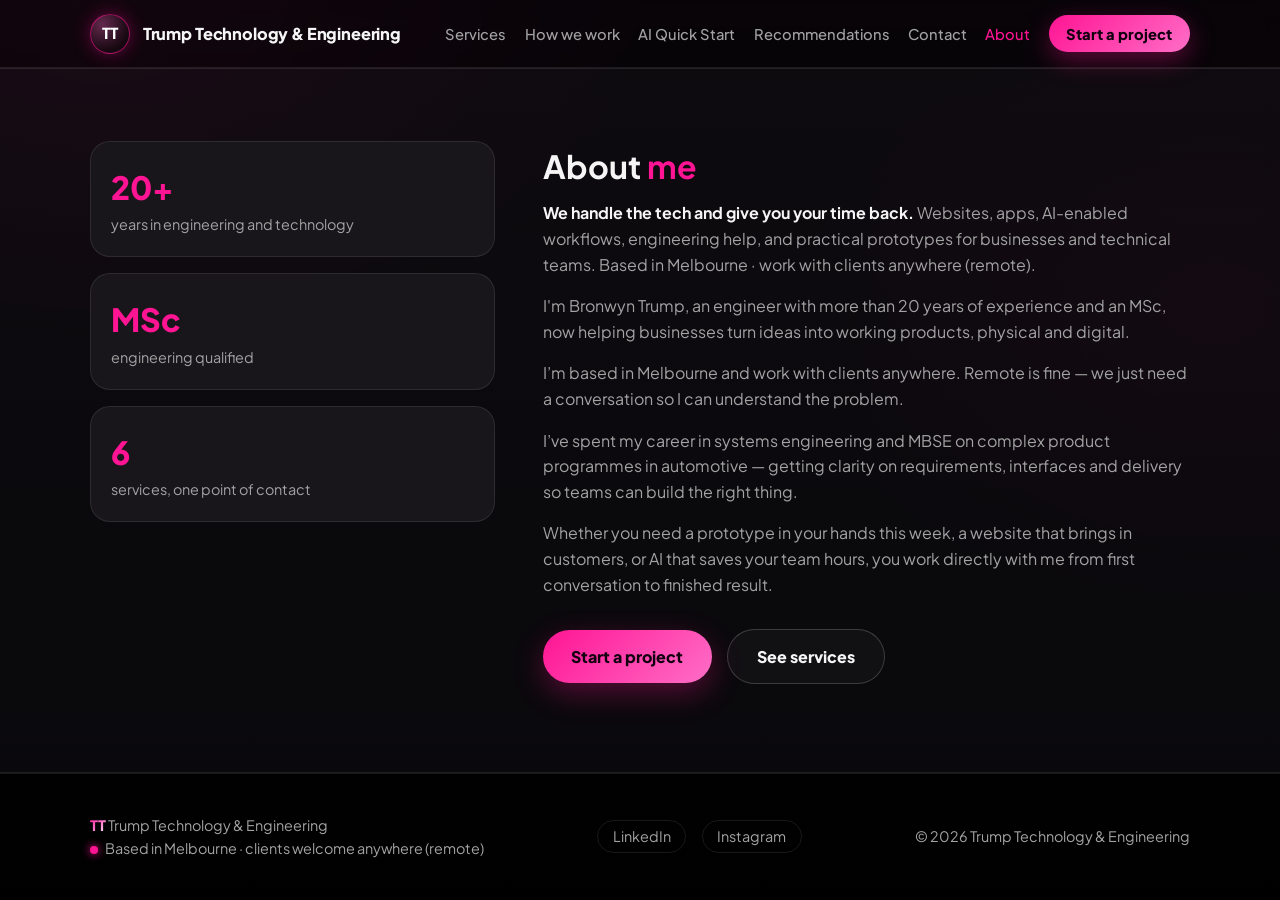
<file: about.html>
<!DOCTYPE html>
<html lang="en">
<head>
  <meta charset="UTF-8" />
  <meta name="viewport" content="width=device-width, initial-scale=1.0" />
  <title>About | Trump Technology &amp; Engineering</title>
  <meta name="description" content="About Bronwyn Trump, Trump Technology &amp; Engineering. Based in Melbourne; working with clients remotely wherever they are." />
  <meta name="theme-color" content="#000000" />
  <link rel="canonical" href="https://trump.tech/about.html" />
  <meta property="og:type" content="website" />
  <meta property="og:url" content="https://trump.tech/about.html" />
  <meta property="og:title" content="About | Trump Technology &amp; Engineering" />
  <meta property="og:description" content="About Bronwyn Trump, Trump Technology &amp; Engineering. Based in Melbourne; working with clients remotely wherever they are." />
  <meta property="og:image" content="https://trump.tech/og-image.png" />
  <meta property="og:image:width" content="1200" />
  <meta property="og:image:height" content="630" />
  <meta property="og:image:alt" content="Trump Technology &amp; Engineering — pink TT logo on black" />
  <meta property="og:locale" content="en_AU" />
  <meta property="og:site_name" content="Trump Technology &amp; Engineering" />
  <meta name="twitter:card" content="summary_large_image" />
  <meta name="twitter:title" content="About | Trump Technology &amp; Engineering" />
  <meta name="twitter:description" content="About Bronwyn Trump, Trump Technology &amp; Engineering. Based in Melbourne; working with clients remotely wherever they are." />
  <meta name="twitter:image" content="https://trump.tech/og-image.png" />
  <link rel="icon" href="favicon.svg" type="image/svg+xml" />
  <link rel="icon" href="favicon-32.png" sizes="32x32" type="image/png" />
  <link rel="icon" href="favicon-48.png" sizes="48x48" type="image/png" />
  <link rel="alternate icon" href="favicon.ico" />
  <link rel="apple-touch-icon" href="apple-touch-icon.png" />
  <link rel="preconnect" href="https://fonts.googleapis.com" />
  <link rel="preconnect" href="https://fonts.gstatic.com" crossorigin />
  <link href="https://fonts.googleapis.com/css2?family=Plus+Jakarta+Sans:wght@400;500;600;700;800&display=swap" rel="stylesheet" />
  <link rel="stylesheet" href="shared.css" />
</head>
<body>

  <nav class="site">
    <div class="container">
      <a href="index.html" class="brand" aria-label="Trump Technology &amp; Engineering — Home"><span class="brand-mark">TT</span><span class="brand-name">Trump Technology &amp; Engineering</span></a>
      <input type="checkbox" id="nav-toggle" class="nav-toggle" aria-label="Toggle menu" />
      <label for="nav-toggle" class="nav-burger" aria-hidden="true">&#9776;</label>
      <ul class="nav-links">
        <li><a href="index.html#services">Services</a></li>
        <li><a href="index.html#how-we-work">How we work</a></li>
        <li><a href="ai-quick-start/">AI Quick Start</a></li>
        <li><a href="recommendations.html">Recommendations</a></li>
        <li><a href="contact.html">Contact</a></li>
        <li><a href="about.html" aria-current="page">About</a></li>
        <li class="nav-cta"><a href="contact.html">Start a project</a></li>
      </ul>
    </div>
  </nav>

  <section id="about" class="about">
    <div class="container about-grid">
      <div class="stats">
        <div class="stat"><div class="num">20+</div><div class="label">years in engineering and technology</div></div>
        <div class="stat"><div class="num">MSc</div><div class="label">engineering qualified</div></div>
        <div class="stat"><div class="num">6</div><div class="label">services, one point of contact</div></div>
      </div>
      <div>
        <h2 class="section-title">About <span>me</span></h2>
        <p><strong>We handle the tech and give you your time back.</strong> Websites, apps, AI-enabled workflows, engineering help, and practical prototypes for businesses and technical teams. Based in Melbourne · work with clients anywhere (remote).</p>
        <p>I'm Bronwyn Trump, an engineer with more than 20 years of experience and an MSc, now helping businesses turn ideas into working products, physical and digital.</p>
        <p>I’m based in Melbourne and work with clients anywhere. Remote is fine — we just need a conversation so I can understand the problem.</p>
        <p>I’ve spent my career in systems engineering and MBSE on complex product programmes in automotive — getting clarity on requirements, interfaces and delivery so teams can build the right thing.</p>
        <p>Whether you need a prototype in your hands this week, a website that brings in customers, or AI that saves your team hours, you work directly with me from first conversation to finished result.</p>
        <p class="cta-row"><a href="contact.html" class="btn">Start a project</a> <a href="index.html#services" class="btn btn-outline">See services</a></p>
      </div>
    </div>
  </section>

  <footer>
    <div class="container footer-grid">
      <div>
        <div><span class="gradient-text" style="font-weight:800">TT</span> Trump Technology &amp; Engineering</div>
        <div><span class="loc-ico"></span>Based in Melbourne · clients welcome anywhere (remote)</div>
      </div>
      <ul class="socials">
        <li><a href="https://www.linkedin.com/in/bronwyn-trump-5159a620" target="_blank" rel="noopener noreferrer" aria-label="LinkedIn">LinkedIn</a></li>
        <li><a href="#" aria-label="Instagram (coming soon)">Instagram</a></li>
      </ul>
      <div>&copy; <span id="year"></span> Trump Technology &amp; Engineering</div>
    </div>
  </footer>

  <script>
    document.getElementById('year').textContent = new Date().getFullYear();
  </script>

  <script src="favicon-sparkle.js" defer></script>
</body>
</html>
</file>
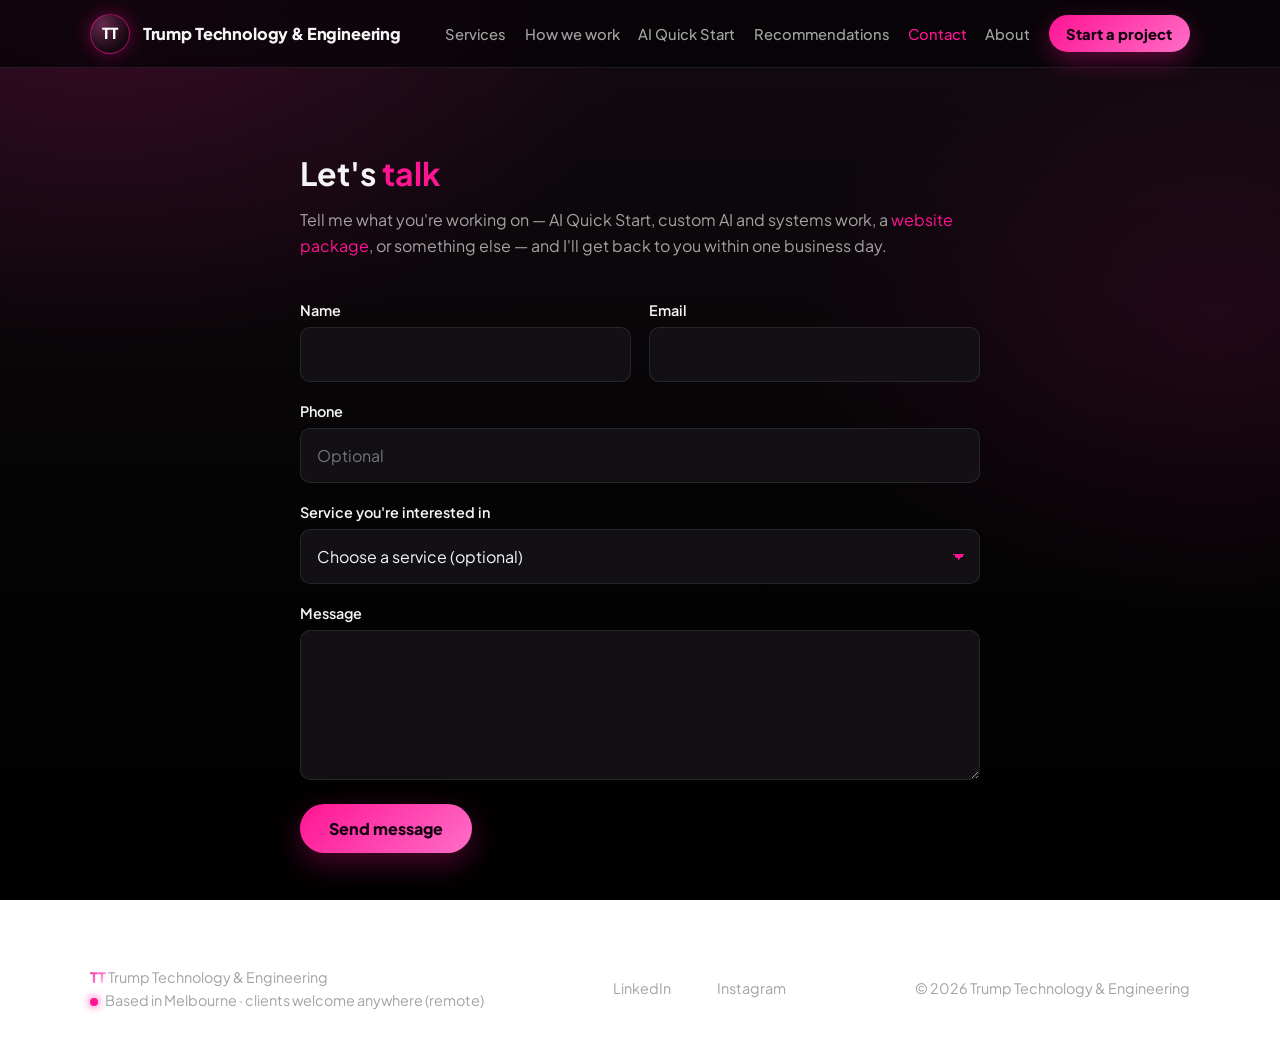
<file: contact.html>
<!DOCTYPE html>
<html lang="en">
<head>
  <meta charset="UTF-8" />
  <meta name="viewport" content="width=device-width, initial-scale=1.0" />
  <title>Contact | Trump Technology &amp; Engineering</title>
  <meta name="description" content="Tell me what you're working on. Trump Technology &amp; Engineering. Based in Melbourne; working with clients remotely wherever they are." />
  <meta name="theme-color" content="#000000" />
  <link rel="canonical" href="https://trump.tech/contact.html" />
  <meta property="og:type" content="website" />
  <meta property="og:url" content="https://trump.tech/contact.html" />
  <meta property="og:title" content="Contact | Trump Technology &amp; Engineering" />
  <meta property="og:description" content="Tell me what you're working on. Trump Technology &amp; Engineering. Based in Melbourne; working with clients remotely wherever they are." />
  <meta property="og:image" content="https://trump.tech/og-image.png" />
  <meta property="og:image:width" content="1200" />
  <meta property="og:image:height" content="630" />
  <meta property="og:image:alt" content="Trump Technology &amp; Engineering — pink TT logo on black" />
  <meta property="og:locale" content="en_AU" />
  <meta property="og:site_name" content="Trump Technology &amp; Engineering" />
  <meta name="twitter:card" content="summary_large_image" />
  <meta name="twitter:title" content="Contact | Trump Technology &amp; Engineering" />
  <meta name="twitter:description" content="Tell me what you're working on. Trump Technology &amp; Engineering. Based in Melbourne; working with clients remotely wherever they are." />
  <meta name="twitter:image" content="https://trump.tech/og-image.png" />
  <link rel="icon" href="favicon.svg" type="image/svg+xml" />
  <link rel="icon" href="favicon-32.png" sizes="32x32" type="image/png" />
  <link rel="icon" href="favicon-48.png" sizes="48x48" type="image/png" />
  <link rel="alternate icon" href="favicon.ico" />
  <link rel="apple-touch-icon" href="apple-touch-icon.png" />
  <link rel="preconnect" href="https://fonts.googleapis.com" />
  <link rel="preconnect" href="https://fonts.gstatic.com" crossorigin />
  <link href="https://fonts.googleapis.com/css2?family=Plus+Jakarta+Sans:wght@400;500;600;700;800&display=swap" rel="stylesheet" />
  <link rel="stylesheet" href="shared.css" />
</head>
<body>

  <nav class="site">
    <div class="container">
      <a href="index.html" class="brand" aria-label="Trump Technology &amp; Engineering — Home"><span class="brand-mark">TT</span><span class="brand-name">Trump Technology &amp; Engineering</span></a>
      <input type="checkbox" id="nav-toggle" class="nav-toggle" aria-label="Toggle menu" />
      <label for="nav-toggle" class="nav-burger" aria-hidden="true">&#9776;</label>
      <ul class="nav-links">
        <li><a href="index.html#services">Services</a></li>
        <li><a href="index.html#how-we-work">How we work</a></li>
        <li><a href="ai-quick-start/">AI Quick Start</a></li>
        <li><a href="recommendations.html">Recommendations</a></li>
        <li><a href="contact.html" aria-current="page">Contact</a></li>
        <li><a href="about.html">About</a></li>
        <li class="nav-cta"><a href="contact.html">Start a project</a></li>
      </ul>
    </div>
  </nav>

  <section id="contact" class="page-top">
    <div class="container contact-wrap">
      <h2 class="section-title">Let's <span>talk</span></h2>
      <p class="section-sub">Tell me what you're working on — AI Quick Start, custom AI and systems work, a <a href="index.html#websites">website package</a>, or something else — and I'll get back to you within one business day.</p>

      <!-- Netlify Forms: detected automatically at deploy. Submissions appear in the Netlify dashboard under Forms. -->
      <form id="contact-form" name="contact" method="POST" data-netlify="true" netlify-honeypot="bot-field" action="/thanks.html">
        <input type="hidden" name="form-name" value="contact" />
        <p class="hp"><label>Don’t fill this out: <input name="bot-field" tabindex="-1" autocomplete="off" /></label></p>
        <div class="row">
          <div>
            <label for="name">Name</label>
            <input id="name" name="name" type="text" autocomplete="name" required />
          </div>
          <div>
            <label for="email">Email</label>
            <input id="email" name="email" type="email" autocomplete="email" required />
          </div>
        </div>
        <div>
          <label for="phone">Phone</label>
          <input id="phone" name="phone" type="tel" autocomplete="tel" inputmode="tel" placeholder="Optional" />
        </div>
        <div>
          <label for="service">Service you're interested in</label>
          <select id="service" name="service">
            <option value="">Choose a service (optional)</option>
            <option value="ai-quick-start">AI Quick Start ($999)</option>
            <option value="custom">Custom AI and systems work</option>
            <option>3D Prototyping</option>
            <option value="site-lite">Site Lite website ($299)</option>
            <option value="site-care">Site Care ($39/month)</option>
            <option value="site-update-pack">Site Update Pack ($199)</option>
            <option value="website-build">Complex / custom website — quote</option>
            <option value="dashboard-basic">Dashboard Basic ($299)</option>
            <option value="dashboard-complex">Dashboard Complex ($1,499)</option>
            <option value="dashboard-care">Dashboard Care (from $99/month)</option>
            <option>Websites, Apps &amp; Dashboards</option>
            <option>AI &amp; Automation</option>
            <option>Systems Engineering</option>
            <option>Training &amp; Workshops</option>
            <option>Engineering Consulting</option>
            <option>Not sure yet</option>
          </select>
        </div>
        <div>
          <label for="message">Message</label>
          <textarea id="message" name="message" required></textarea>
        </div>
        <div>
          <button type="submit" class="btn">Send message</button>
        </div>
      </form>
    </div>
  </section>

  <footer>
    <div class="container footer-grid">
      <div>
        <div><span class="gradient-text" style="font-weight:800">TT</span> Trump Technology &amp; Engineering</div>
        <div><span class="loc-ico"></span>Based in Melbourne · clients welcome anywhere (remote)</div>
      </div>
      <ul class="socials">
        <li><a href="https://www.linkedin.com/in/bronwyn-trump-5159a620" target="_blank" rel="noopener noreferrer" aria-label="LinkedIn">LinkedIn</a></li>
        <li><a href="#" aria-label="Instagram (coming soon)">Instagram</a></li>
      </ul>
      <div>&copy; <span id="year"></span> Trump Technology &amp; Engineering</div>
    </div>
  </footer>

  <script>
    document.getElementById('year').textContent = new Date().getFullYear();
  </script>
<script>
(function(){var v=new URLSearchParams(location.search).get('service');var s=document.getElementById('service');if(v&&s){for(var o of s.options){if(o.value===v){s.value=v;break;}}}})();
</script>

  <script src="favicon-sparkle.js" defer></script>
</body>
</html>
</file>
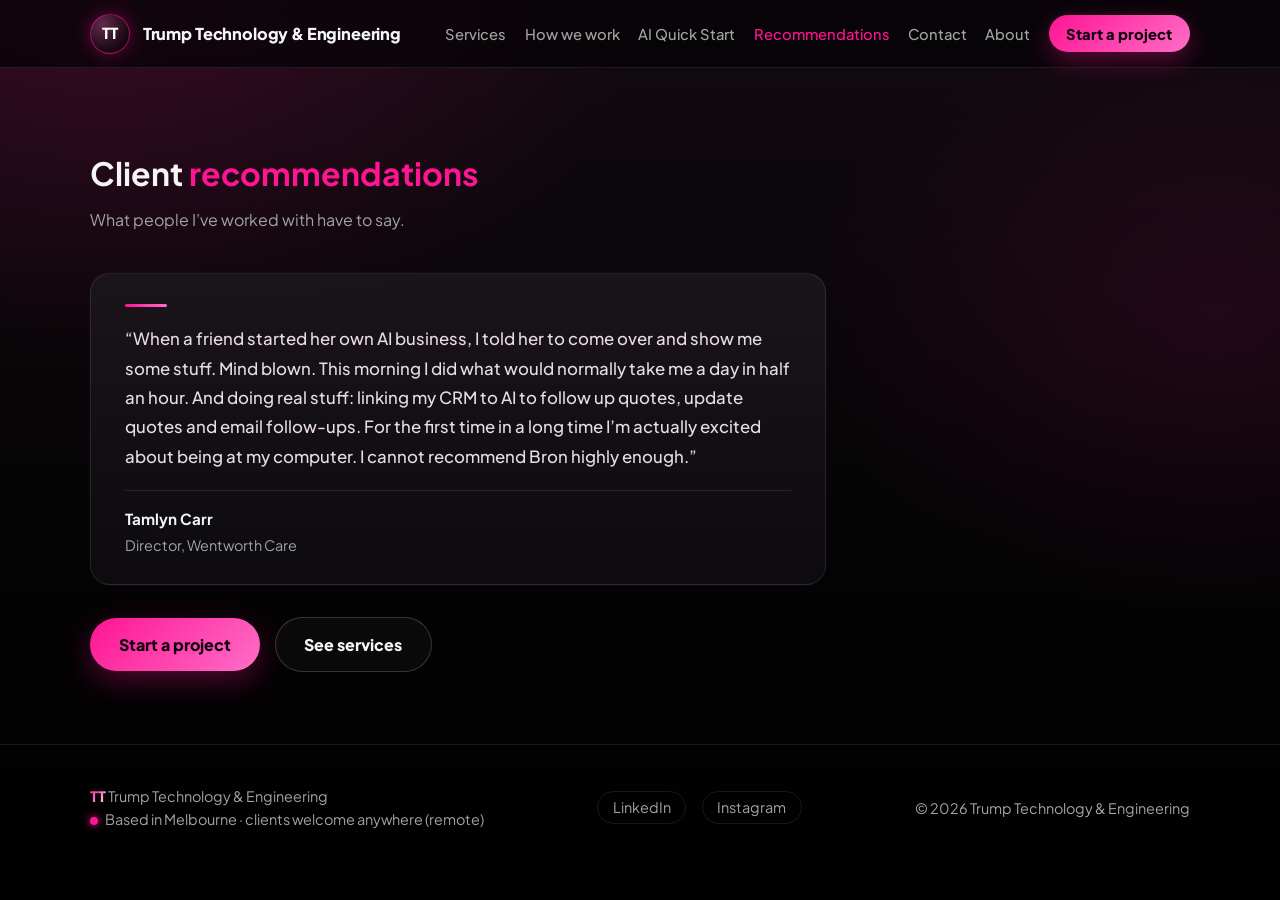
<file: recommendations.html>
<!DOCTYPE html>
<html lang="en">
<head>
  <meta charset="UTF-8" />
  <meta name="viewport" content="width=device-width, initial-scale=1.0" />
  <title>Recommendations | Trump Technology &amp; Engineering</title>
  <meta name="description" content="Client recommendations for Trump Technology &amp; Engineering. Based in Melbourne; working with clients remotely wherever they are." />
  <meta name="theme-color" content="#000000" />
  <link rel="canonical" href="https://trump.tech/recommendations.html" />
  <meta property="og:type" content="website" />
  <meta property="og:url" content="https://trump.tech/recommendations.html" />
  <meta property="og:title" content="Recommendations | Trump Technology &amp; Engineering" />
  <meta property="og:description" content="Client recommendations for Trump Technology &amp; Engineering. Based in Melbourne; working with clients remotely wherever they are." />
  <meta property="og:image" content="https://trump.tech/og-image.png" />
  <meta property="og:image:width" content="1200" />
  <meta property="og:image:height" content="630" />
  <meta property="og:image:alt" content="Trump Technology &amp; Engineering — pink TT logo on black" />
  <meta property="og:locale" content="en_AU" />
  <meta property="og:site_name" content="Trump Technology &amp; Engineering" />
  <meta name="twitter:card" content="summary_large_image" />
  <meta name="twitter:title" content="Recommendations | Trump Technology &amp; Engineering" />
  <meta name="twitter:description" content="Client recommendations for Trump Technology &amp; Engineering. Based in Melbourne; working with clients remotely wherever they are." />
  <meta name="twitter:image" content="https://trump.tech/og-image.png" />
  <link rel="icon" href="favicon.svg" type="image/svg+xml" />
  <link rel="icon" href="favicon-32.png" sizes="32x32" type="image/png" />
  <link rel="icon" href="favicon-48.png" sizes="48x48" type="image/png" />
  <link rel="alternate icon" href="favicon.ico" />
  <link rel="apple-touch-icon" href="apple-touch-icon.png" />
  <link rel="preconnect" href="https://fonts.googleapis.com" />
  <link rel="preconnect" href="https://fonts.gstatic.com" crossorigin />
  <link href="https://fonts.googleapis.com/css2?family=Plus+Jakarta+Sans:wght@400;500;600;700;800&display=swap" rel="stylesheet" />
  <link rel="stylesheet" href="shared.css" />
</head>
<body>

  <nav class="site">
    <div class="container">
      <a href="index.html" class="brand" aria-label="Trump Technology &amp; Engineering — Home"><span class="brand-mark">TT</span><span class="brand-name">Trump Technology &amp; Engineering</span></a>
      <input type="checkbox" id="nav-toggle" class="nav-toggle" aria-label="Toggle menu" />
      <label for="nav-toggle" class="nav-burger" aria-hidden="true">&#9776;</label>
      <ul class="nav-links">
        <li><a href="index.html#services">Services</a></li>
        <li><a href="index.html#how-we-work">How we work</a></li>
        <li><a href="ai-quick-start/">AI Quick Start</a></li>
        <li><a href="recommendations.html" aria-current="page">Recommendations</a></li>
        <li><a href="contact.html">Contact</a></li>
        <li><a href="about.html">About</a></li>
        <li class="nav-cta"><a href="contact.html">Start a project</a></li>
      </ul>
    </div>
  </nav>

  <section id="recommendations" class="page-top recommendations">
    <div class="container">
      <h1 class="section-title">Client <span>recommendations</span></h1>
      <p class="section-sub">What people I’ve worked with have to say.</p>
      <div class="recommendations-list">
        <figure class="testimonial-card">
          <blockquote>
            <p>“When a friend started her own AI business, I told her to come over and show me some stuff. Mind blown. This morning I did what would normally take me a day in half an hour. And doing real stuff: linking my CRM to AI to follow up quotes, update quotes and email follow-ups. For the first time in a long time I’m actually excited about being at my computer. I cannot recommend Bron highly enough.”</p>
          </blockquote>
          <figcaption>
            <span class="testimonial-name">Tamlyn Carr</span>
            <span class="testimonial-org">Director, Wentworth Care</span>
          </figcaption>
        </figure>
      </div>
      <p class="cta-row"><a href="contact.html" class="btn">Start a project</a> <a href="index.html#services" class="btn btn-outline">See services</a></p>
    </div>
  </section>

  <footer>
    <div class="container footer-grid">
      <div>
        <div><span class="gradient-text" style="font-weight:800">TT</span> Trump Technology &amp; Engineering</div>
        <div><span class="loc-ico"></span>Based in Melbourne · clients welcome anywhere (remote)</div>
      </div>
      <ul class="socials">
        <li><a href="https://www.linkedin.com/in/bronwyn-trump-5159a620" target="_blank" rel="noopener noreferrer" aria-label="LinkedIn">LinkedIn</a></li>
        <li><a href="#" aria-label="Instagram (coming soon)">Instagram</a></li>
      </ul>
      <div>&copy; <span id="year"></span> Trump Technology &amp; Engineering</div>
    </div>
  </footer>

  <script>
    document.getElementById('year').textContent = new Date().getFullYear();
  </script>

  <script src="favicon-sparkle.js" defer></script>
</body>
</html>
</file>
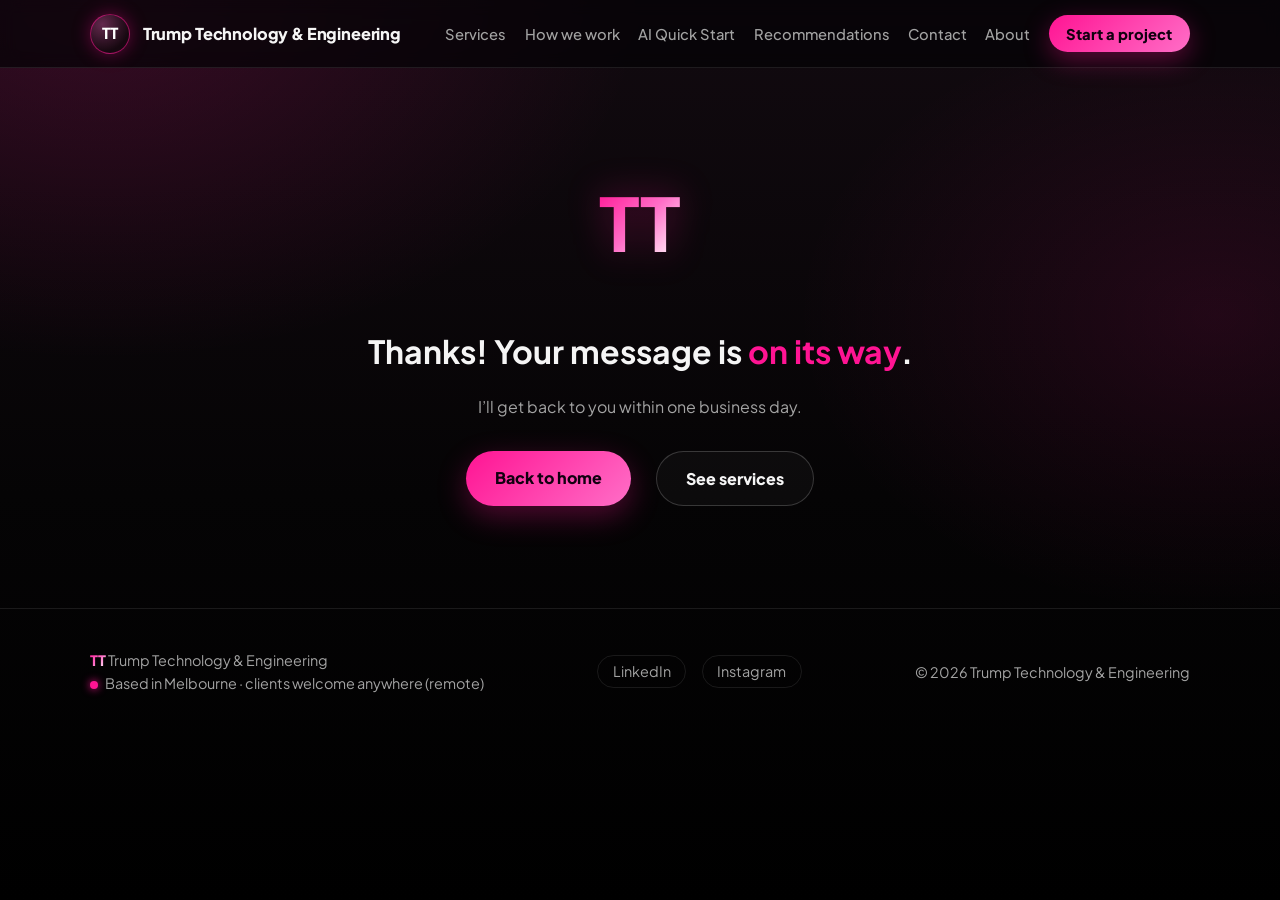
<file: thanks.html>
<!DOCTYPE html>
<html lang="en">
<head>
  <meta charset="UTF-8" />
  <meta name="viewport" content="width=device-width, initial-scale=1.0" />
  <title>Thanks | Trump Technology &amp; Engineering</title>
  <meta name="description" content="Message received." />
  <meta name="robots" content="noindex" />
  <meta name="theme-color" content="#000000" />
  <link rel="icon" href="favicon.svg" type="image/svg+xml" />
  <link rel="icon" href="favicon-32.png" sizes="32x32" type="image/png" />
  <link rel="icon" href="favicon-48.png" sizes="48x48" type="image/png" />
  <link rel="alternate icon" href="favicon.ico" />
  <link rel="apple-touch-icon" href="apple-touch-icon.png" />
  <link rel="preconnect" href="https://fonts.googleapis.com" />
  <link rel="preconnect" href="https://fonts.gstatic.com" crossorigin />
  <link href="https://fonts.googleapis.com/css2?family=Plus+Jakarta+Sans:wght@400;500;600;700;800&display=swap" rel="stylesheet" />
  <link rel="stylesheet" href="shared.css" />
  <style>
    .thanks { text-align: center; padding: 5.5rem 0 4.5rem; position: relative; overflow: hidden; }
    .thanks-stage { position: relative; display: inline-flex; flex-direction: column; align-items: center; min-height: 7.5rem; margin-bottom: .25rem; }
    .thanks-tt {
      font-size: clamp(3.4rem, 10vw, 4.6rem); font-weight: 900; line-height: 1;
      display: inline-block; transform-origin: 50% 70%;
      animation: tt-dance 2.4s ease-in-out infinite;
      filter: drop-shadow(0 0 18px rgba(255,20,147,.35));
      position: relative; z-index: 2;
    }
    @keyframes tt-dance {
      0%, 100% { transform: translateY(0) rotate(0deg) scale(1); }
      18% { transform: translateY(-10px) rotate(-6deg) scale(1.04); }
      36% { transform: translateY(2px) rotate(5deg) scale(1.02); }
      54% { transform: translateY(-7px) rotate(-3deg) scale(1.05); }
      72% { transform: translateY(1px) rotate(4deg) scale(1.01); }
      88% { transform: translateY(-4px) rotate(-2deg) scale(1.03); }
    }
    .thanks-hearts {
      position: absolute; left: 50%; top: 48%;
      width: min(92px, 28vw); height: min(92px, 28vw);
      transform: translate(-50%, -50%);
      opacity: 0; pointer-events: none; z-index: 1;
      animation: heart-fade 4.8s ease-in-out 0.35s 1 forwards;
    }
    .thanks-hearts svg { width: 100%; height: 100%; display: block; }
    @keyframes heart-fade {
      0% { opacity: 0; transform: translate(-50%, -40%) scale(.72); }
      18% { opacity: .95; transform: translate(-50%, -50%) scale(1); }
      55% { opacity: .9; transform: translate(-50%, -52%) scale(1.06); }
      100% { opacity: 0; transform: translate(-50%, -58%) scale(1.1); }
    }
    .thanks-glitter {
      position: absolute; inset: -20px -40px auto; height: 160px; width: calc(100% + 80px);
      left: -40px; pointer-events: none; z-index: 3;
    }
    .thanks-glitter span {
      position: absolute; width: 6px; height: 6px; border-radius: 50%;
      background: radial-gradient(circle, #fff 0%, #FF1493 55%, transparent 70%);
      opacity: 0;
      animation: glitter-pop 4.8s ease-out 0.35s 1 forwards;
      box-shadow: 0 0 8px rgba(255,20,147,.8);
    }
    .thanks-glitter span:nth-child(1) { left: 12%; top: 30%; animation-delay: .4s; }
    .thanks-glitter span:nth-child(2) { left: 28%; top: 12%; animation-delay: .55s; }
    .thanks-glitter span:nth-child(3) { left: 45%; top: 8%; animation-delay: .5s; }
    .thanks-glitter span:nth-child(4) { left: 62%; top: 16%; animation-delay: .7s; }
    .thanks-glitter span:nth-child(5) { left: 78%; top: 28%; animation-delay: .6s; }
    .thanks-glitter span:nth-child(6) { left: 18%; top: 58%; animation-delay: .85s; }
    .thanks-glitter span:nth-child(7) { left: 50%; top: 48%; animation-delay: .75s; }
    .thanks-glitter span:nth-child(8) { left: 72%; top: 55%; animation-delay: .95s; }
    .thanks-glitter span:nth-child(9) { left: 36%; top: 70%; animation-delay: 1.05s; }
    .thanks-glitter span:nth-child(10) { left: 88%; top: 42%; animation-delay: .9s; }
    @keyframes glitter-pop {
      0% { opacity: 0; transform: translateY(8px) scale(.4); }
      25% { opacity: 1; transform: translateY(0) scale(1); }
      70% { opacity: .85; transform: translateY(-18px) scale(.9); }
      100% { opacity: 0; transform: translateY(-36px) scale(.3); }
    }
    .thanks .cta-row { display: flex; gap: .85rem; justify-content: center; flex-wrap: wrap; margin-top: 1.75rem; }
    @media (prefers-reduced-motion: reduce) {
      .thanks-tt, .thanks-hearts, .thanks-glitter span { animation: none !important; }
      .thanks-hearts { opacity: 0; }
    }
  </style>
</head>
<body>

  <nav class="site">
    <div class="container">
      <a href="index.html" class="brand" aria-label="Trump Technology &amp; Engineering — Home"><span class="brand-mark">TT</span><span class="brand-name">Trump Technology &amp; Engineering</span></a>
      <input type="checkbox" id="nav-toggle" class="nav-toggle" aria-label="Toggle menu" />
      <label for="nav-toggle" class="nav-burger" aria-hidden="true">&#9776;</label>
      <ul class="nav-links">
        <li><a href="index.html#services">Services</a></li>
        <li><a href="index.html#how-we-work">How we work</a></li>
        <li><a href="ai-quick-start/">AI Quick Start</a></li>
        <li><a href="recommendations.html">Recommendations</a></li>
        <li><a href="contact.html">Contact</a></li>
        <li><a href="about.html">About</a></li>
        <li class="nav-cta"><a href="contact.html">Start a project</a></li>
      </ul>
    </div>
  </nav>

  <section class="thanks">
    <div class="container">
      <div class="thanks-stage" aria-hidden="true">
        <div class="thanks-glitter" aria-hidden="true">
          <span></span><span></span><span></span><span></span><span></span>
          <span></span><span></span><span></span><span></span><span></span>
        </div>
        <div class="thanks-hearts" aria-hidden="true">
          <!-- Pink heart only (hands/silhouettes removed) -->
          <svg viewBox="0 0 100 100" xmlns="http://www.w3.org/2000/svg" role="img" aria-label="Pink heart">
            <defs>
              <linearGradient id="hh" x1="0%" y1="0%" x2="100%" y2="100%">
                <stop offset="0%" stop-color="#ff6ec7"/>
                <stop offset="55%" stop-color="#FF1493"/>
                <stop offset="100%" stop-color="#ff4db8"/>
              </linearGradient>
            </defs>
            <path fill="url(#hh)" d="M50 88C22 68 8 52 8 34c0-12 9-22 21-22 8 0 15 4 21 12 6-8 13-12 21-12 12 0 21 10 21 22 0 18-14 34-42 54z"/>
          </svg>
        </div>
        <div class="big gradient-text thanks-tt">TT</div>
      </div>
      <h2 class="section-title" style="margin-top:1rem">Thanks! Your message is <span>on its way</span>.</h2>
      <p>I’ll get back to you within one business day.</p>
      <div class="cta-row">
        <a href="index.html" class="btn">Back to home</a>
        <a href="index.html#services" class="btn btn-outline">See services</a>
      </div>
    </div>
  </section>

  <footer>
    <div class="container footer-grid">
      <div>
        <div><span class="gradient-text" style="font-weight:800">TT</span> Trump Technology &amp; Engineering</div>
        <div><span class="loc-ico"></span>Based in Melbourne · clients welcome anywhere (remote)</div>
      </div>
      <ul class="socials">
        <li><a href="https://www.linkedin.com/in/bronwyn-trump-5159a620" target="_blank" rel="noopener noreferrer" aria-label="LinkedIn">LinkedIn</a></li>
        <li><a href="#" aria-label="Instagram (coming soon)">Instagram</a></li>
      </ul>
      <div>&copy; <span id="year"></span> Trump Technology &amp; Engineering</div>
    </div>
  </footer>

  <script>
    document.getElementById('year').textContent = new Date().getFullYear();
  </script>

  <script src="favicon-sparkle.js" defer></script>
</body>
</html>
</file>
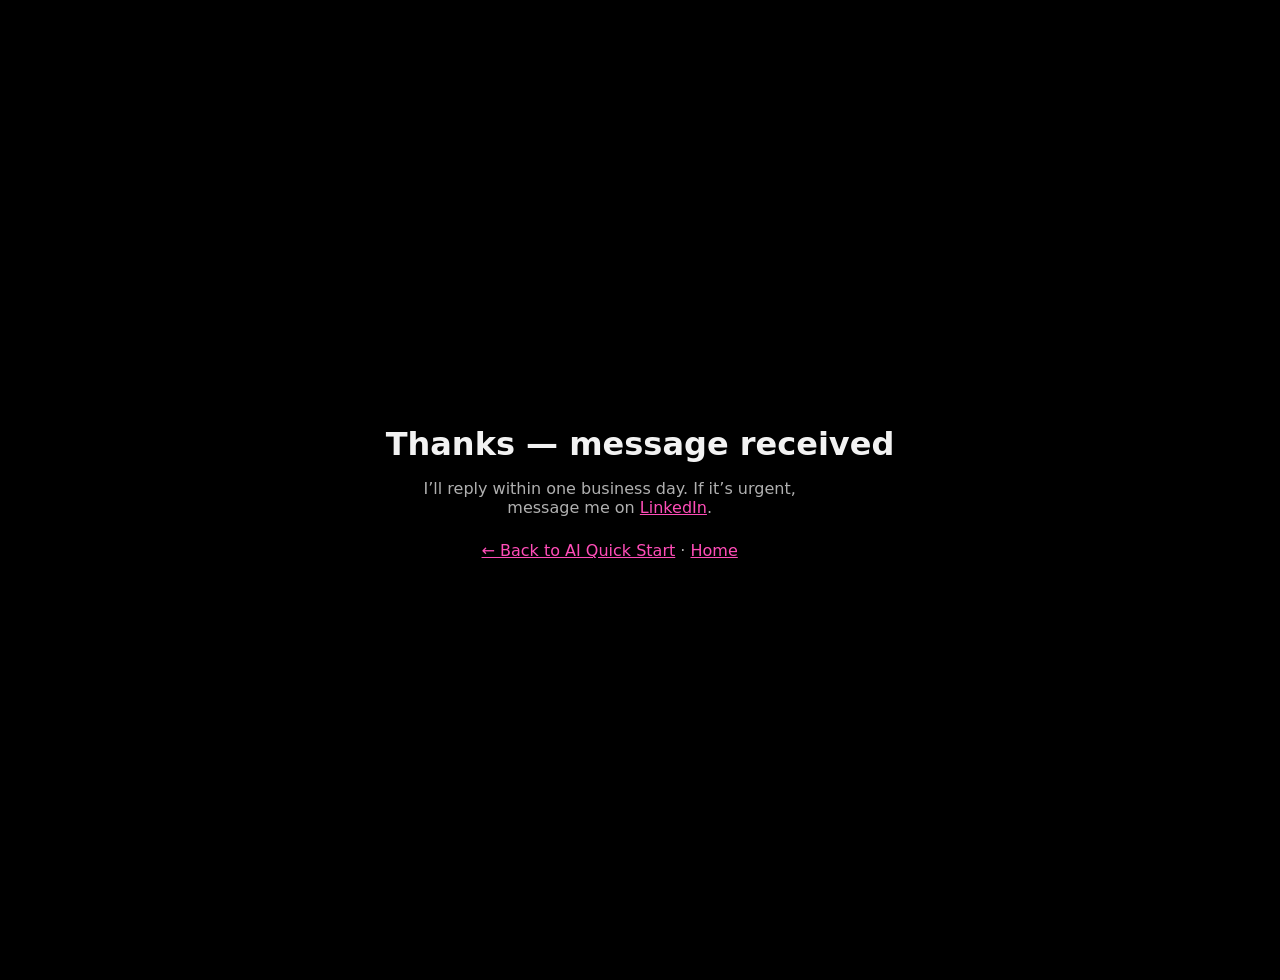
<file: ai-quick-start/thanks.html>
<!DOCTYPE html>
<html lang="en-AU">
<head>
  <meta charset="UTF-8" />
  <meta name="viewport" content="width=device-width, initial-scale=1.0" />
  <link rel="icon" href="../favicon.svg" type="image/svg+xml" />
  <link rel="icon" href="../favicon-32.png" sizes="32x32" type="image/png" />
  <link rel="icon" href="../favicon-48.png" sizes="48x48" type="image/png" />
  <link rel="alternate icon" href="../favicon.ico" />
  <link rel="apple-touch-icon" href="../apple-touch-icon.png" />
  <title>Thanks | Trump Technology &amp; Engineering</title>
  <meta name="theme-color" content="#000000" />
  <meta name="robots" content="noindex" />
  <style>
    body { background:#000; color:#f2f2f2; font-family:system-ui,sans-serif; display:grid; min-height:100vh; place-items:center; text-align:center; padding:2rem; }
    a { color:#ff4db8; }
    h1 { margin-bottom:0.75rem; }
    p { color:#b0b0b0; max-width:28rem; }
  </style>
</head>
<body>
  <div>
    <h1>Thanks — message received</h1>
    <p>I’ll reply within one business day. If it’s urgent, message me on <a href="https://www.linkedin.com/in/bronwyn-trump-5159a620" target="_blank" rel="noopener noreferrer">LinkedIn</a>.</p>
    <p style="margin-top:1.5rem"><a href="index.html">← Back to AI Quick Start</a> · <a href="../index.html">Home</a></p>
  </div>

  <script src="../favicon-sparkle.js" defer></script>
</body>
</html>
</file>
<file: shared.css>
/* Trump Technology & Engineering — shared styles, taken from Bronwyn's original draft (tte-original-draft.html) */
    :root {
      --bg: #000000;
      --surface: #0e0e0e;
      --surface-2: #161616;
      --border: #262626;
      --text: #f5f5f5;
      --muted: #a3a3a3;
      --pink: #ff1493;
      --pink-light: #ff6ec7;
      --radius: 14px;
    }
    * { box-sizing: border-box; margin: 0; padding: 0; }
    html { scroll-behavior: smooth; }
    body {
      background: var(--bg);
      color: var(--text);
      font-family: system-ui, -apple-system, "Segoe UI", Roboto, Helvetica, Arial, sans-serif;
      line-height: 1.6;
    }
    a { color: var(--pink); text-decoration: none; }
    a:hover { color: var(--pink-light); }
    .container { width: min(1100px, 90%); margin: 0 auto; }

    /* Nav */
    nav {
      position: sticky; top: 0; z-index: 10;
      background: rgba(0,0,0,0.85); backdrop-filter: blur(8px);
      border-bottom: 1px solid var(--border);
    }
    nav .container { display: flex; align-items: center; justify-content: space-between; padding: 1rem 0; }
    .logo { font-size: 1.8rem; font-weight: 800; letter-spacing: -0.02em; }
    .nav-links { display: flex; gap: 1.5rem; list-style: none; align-items: center; }
    .nav-links a { color: var(--muted); font-weight: 500; }
    .nav-links a:hover { color: var(--text); }
    .nav-links a[aria-current="page"] { color: var(--pink); }
    .nav-toggle { position: absolute; opacity: 0; pointer-events: none; }
    .nav-burger { display: none; cursor: pointer; color: var(--text); font-size: 1.5rem; line-height: 1;
      padding: .3rem .55rem; border: 1px solid var(--border); border-radius: 10px; }
    @media (max-width: 760px) {
      nav .container { flex-wrap: wrap; }
      .nav-burger { display: block; }
      .nav-links { display: none; width: 100%; flex-direction: column; gap: .25rem; padding-top: .75rem; align-items: stretch; }
      .nav-links a { display: block; padding: .5rem 0; }
      .nav-toggle:checked ~ .nav-links { display: flex; }
    }

    /* Gradient text for "TT" */
    .gradient-text {
      background: linear-gradient(135deg, var(--pink) 0%, var(--pink-light) 50%, #ffffff 100%);
      -webkit-background-clip: text; background-clip: text;
      -webkit-text-fill-color: transparent; color: transparent;
    }

    /* Hero */
    .hero { padding: 6rem 0 4rem; text-align: center; }
    .hero .big { font-size: clamp(4rem, 12vw, 8rem); font-weight: 900; line-height: 1; }
    .hero h1 { font-size: clamp(1.6rem, 4vw, 2.4rem); margin-top: 1rem; }
    .hero p { color: var(--muted); max-width: 640px; margin: 1rem auto 2rem; font-size: 1.1rem; }
    .btn {
      display: inline-block; padding: 0.85rem 1.8rem; border-radius: 999px;
      background: var(--pink); color: #000; font-weight: 700; border: none; cursor: pointer;
      font-size: 1rem; transition: transform .15s, box-shadow .15s;
    }
    .btn:hover { color: #000; transform: translateY(-2px); box-shadow: 0 8px 24px rgba(255,20,147,0.35); }
    .btn-outline { background: transparent; color: var(--pink); border: 2px solid var(--pink); margin-left: .75rem; }
    .btn-outline:hover { color: var(--pink-light); }

    section { padding: 4.5rem 0; }
    .section-title { font-size: 2rem; margin-bottom: .5rem; }
    .section-title span { color: var(--pink); }
    .section-sub { color: var(--muted); margin-bottom: 2.5rem; }

    /* Service cards */
    .cards { display: grid; grid-template-columns: repeat(auto-fit, minmax(300px, 1fr)); gap: 1.25rem; }
    .card {
      background: var(--surface); border: 1px solid var(--border); border-radius: var(--radius);
      padding: 1.75rem; transition: border-color .2s, transform .2s;
    }
    .card:hover { border-color: var(--pink); transform: translateY(-3px); }
    .card .icon { font-size: 1.8rem; margin-bottom: .75rem; }
    .card h3 { font-size: 1.2rem; margin-bottom: .5rem; }
    .card p { color: var(--muted); font-size: .95rem; }
    .card.featured {
      border-color: var(--pink);
      background: linear-gradient(160deg, rgba(255,20,147,0.14), var(--surface) 60%);
    }
    .badge {
      display: inline-block; font-size: .72rem; font-weight: 700; text-transform: uppercase; letter-spacing: .06em;
      color: #000; background: var(--pink); padding: .2rem .6rem; border-radius: 999px; margin-bottom: .75rem;
    }

    /* About */
    .about { background: var(--surface); border-top: 1px solid var(--border); border-bottom: 1px solid var(--border); }
    .about-grid { display: grid; grid-template-columns: 1fr 1.6fr; gap: 3rem; align-items: start; }
    .about-grid p { color: var(--muted); margin-bottom: 1rem; }
    .about-grid strong { color: var(--text); }
    .stats { display: grid; gap: 1rem; }
    .stat { background: var(--surface-2); border: 1px solid var(--border); border-radius: var(--radius); padding: 1.25rem; }
    .stat .num { font-size: 2rem; font-weight: 800; color: var(--pink); }
    .stat .label { color: var(--muted); font-size: .9rem; }

    /* Contact form */
    .contact-wrap { max-width: 680px; margin: 0 auto; }
    form { display: grid; gap: 1.1rem; }
    .row { display: grid; grid-template-columns: 1fr 1fr; gap: 1.1rem; }
    label { display: block; font-size: .9rem; font-weight: 600; margin-bottom: .35rem; }
    input, select, textarea {
      width: 100%; padding: .85rem 1rem; border-radius: 10px;
      background: var(--surface); border: 1px solid var(--border); color: var(--text);
      font: inherit; transition: border-color .2s, box-shadow .2s;
    }
    select { appearance: none; background-image: linear-gradient(45deg, transparent 50%, var(--pink) 50%), linear-gradient(135deg, var(--pink) 50%, transparent 50%);
      background-position: calc(100% - 20px) 50%, calc(100% - 14px) 50%; background-size: 6px 6px; background-repeat: no-repeat; }
    textarea { min-height: 150px; resize: vertical; }
    input:focus, select:focus, textarea:focus { outline: none; border-color: var(--pink); box-shadow: 0 0 0 3px rgba(255,20,147,0.25); }
    .form-note { color: var(--muted); font-size: .85rem; }
    .form-status { font-weight: 600; min-height: 1.4em; }
    .form-status.ok { color: var(--pink-light); }
    .form-status.err { color: #ff6b6b; }
    .hp { position: absolute; left: -9999px; }

    /* Footer */
    footer { border-top: 1px solid var(--border); padding: 2.5rem 0; color: var(--muted); font-size: .9rem; }
    .footer-grid { display: flex; flex-wrap: wrap; justify-content: space-between; gap: 1.5rem; align-items: center; }
    .socials { display: flex; gap: 1rem; list-style: none; }
    .socials a { color: var(--muted); border: 1px solid var(--border); padding: .4rem .9rem; border-radius: 999px; }
    .socials a:hover { color: var(--pink); border-color: var(--pink); }

    @media (max-width: 760px) {
      .about-grid, .row { grid-template-columns: 1fr; }
      .btn-outline { margin: .75rem 0 0; }
    }
  

    /* Multi-page additions */
    .page-top { padding-top: 5rem; }
    .card-link { display: inline-block; margin-top: .9rem; font-weight: 700; }
    .card-link:hover { color: var(--pink-light); }
    .cta-row { margin-top: 2rem; }
    .thanks { min-height: 60vh; display: grid; place-items: center; text-align: center; }
    .thanks p { color: var(--muted); max-width: 32rem; margin: 1rem auto 2rem; }

/* ===== 2026-10 restyle: mockup visual language ===== */
:root { --surface: #121014; --surface-2: #19161b; --border: rgba(255,255,255,0.09); --radius: 20px; }
body {
  font-family: "Plus Jakarta Sans", Inter, system-ui, -apple-system, "Segoe UI", Roboto, sans-serif;
  background:
    radial-gradient(900px 600px at 8% 0%, rgba(255,20,147,0.16), transparent 60%),
    radial-gradient(700px 500px at 95% 35%, rgba(255,20,147,0.10), transparent 60%),
    linear-gradient(180deg, #120a10 0%, #050405 55%, #000 100%);
  background-attachment: fixed;
}
nav { background: rgba(5,3,6,0.72); border-bottom: 1px solid var(--border); }
nav .container { padding: .85rem 0; }
.brand { display: flex; align-items: center; gap: .8rem; color: var(--text); font-weight: 800; letter-spacing: -.01em; }
.brand:hover { color: var(--text); }
.brand-mark {
  width: 40px; height: 40px; border-radius: 50%; display: grid; place-items: center;
  font-weight: 900; font-size: .95rem; color: #fff;
  background: radial-gradient(circle at 30% 25%, rgba(255,110,199,.35), #160810 70%);
  border: 1px solid rgba(255,20,147,.55); box-shadow: 0 0 18px rgba(255,20,147,.35);
}
.brand-name { font-size: 1.02rem; }
.nav-links { gap: 1.15rem; }
.nav-links a { font-size: .92rem; white-space: nowrap; }
.nav-links .nav-cta a, a.nav-cta-btn {
  background: linear-gradient(135deg, var(--pink), var(--pink-light)); color: #120010; font-weight: 800;
  padding: .6rem 1.1rem; border-radius: 999px; box-shadow: 0 8px 26px rgba(255,20,147,.35);
}
.nav-links .nav-cta a:hover { color: #120010; transform: translateY(-1px); }
@media (max-width: 1100px) { .nav-links { gap: .85rem; } .brand-name { font-size: .95rem; } }
@media (max-width: 900px) { .brand-name { font-size: .9rem; } .nav-links { gap: .7rem; } }
@media (max-width: 760px) { .nav-links .nav-cta a { text-align: center; margin-top: .5rem; } }

.btn { background: linear-gradient(135deg, var(--pink), var(--pink-light)); color: #120010; font-weight: 800; box-shadow: 0 10px 30px rgba(255,20,147,.3); }
.btn-outline { background: rgba(255,255,255,.03); color: var(--text); border: 1px solid rgba(255,255,255,.18); box-shadow: none; }
.btn-outline:hover { color: var(--text); border-color: var(--pink); }

/* Home hero (two-column) */
.hero2 { position: relative; padding: 5rem 0 4.5rem; overflow: hidden; }
.hero2 .glow { position: absolute; border-radius: 50%; filter: blur(80px); pointer-events: none; z-index: 0; }
.hero2 .glow.a { width: 460px; height: 460px; left: -120px; top: -80px; background: rgba(255,20,147,.20); }
.hero2 .glow.b { width: 380px; height: 380px; right: 4%; bottom: 40px; background: rgba(255,20,147,.14); }
.hero2-grid { position: relative; z-index: 1; display: grid; grid-template-columns: 1.1fr .9fr; gap: 3.5rem; align-items: center; }
.pill { display: inline-flex; align-items: center; gap: .55rem; font-size: .82rem; color: #e9dbe4;
  padding: .45rem .95rem; border-radius: 999px; background: rgba(255,255,255,.04); border: 1px solid rgba(255,255,255,.12); }
.pill .dot { width: 8px; height: 8px; border-radius: 50%; background: var(--pink); box-shadow: 0 0 10px var(--pink); }
.hero2 h1 { font-size: clamp(2.8rem, 6.6vw, 5.1rem); line-height: 1.04; letter-spacing: -.035em; font-weight: 800; margin: 1.4rem 0 1.2rem; }
.hero2 h1 .tt { background: linear-gradient(135deg, var(--pink) 0%, var(--pink-light) 60%, #ffd1ea 100%);
  -webkit-background-clip: text; background-clip: text; -webkit-text-fill-color: transparent; }
.hero2 h1 .pd { color: var(--pink); }
.hero2 .lede { color: #cbbfc7; font-size: 1.12rem; max-width: 36rem; line-height: 1.7; }
.hero2 .actions { margin-top: 2rem; display: flex; flex-wrap: wrap; gap: .8rem; }
.hero2 .actions .btn-outline { margin-left: 0; }

.feature-card { background: linear-gradient(180deg, rgba(30,26,32,.92), rgba(16,14,18,.95)); border: 1px solid var(--border);
  border-radius: 28px; padding: 1.4rem; box-shadow: 0 30px 80px rgba(0,0,0,.6), 0 0 0 1px rgba(255,20,147,.05);
  animation: floaty 7s ease-in-out infinite; }
@keyframes floaty { 0%,100% { transform: translateY(0) } 50% { transform: translateY(-8px) } }
.glass { position: relative; border-radius: 20px; overflow: hidden; aspect-ratio: 16 / 10;
  background: radial-gradient(circle at 20% 15%, rgba(255,20,147,.30), transparent 45%),
              radial-gradient(circle at 85% 85%, rgba(255,20,147,.18), transparent 45%), #0b080c;
  border: 1px solid rgba(255,20,147,.22); box-shadow: inset 0 0 40px rgba(255,20,147,.08); }
.glass svg { position: absolute; inset: 0; width: 100%; height: 100%; }
.glass .scan { position: absolute; left: 0; right: 0; height: 30%; top: -30%;
  background: linear-gradient(180deg, transparent, rgba(255,20,147,.12), transparent); animation: scan 5s linear infinite; }
@keyframes scan { to { top: 100%; } }
.ai-ring { transform-origin: 200px 125px; animation: spin 26s linear infinite; }
.ai-ring.rev { animation-duration: 18s; animation-direction: reverse; }
@keyframes spin { to { transform: rotate(360deg); } }
.ai-trace { stroke-dasharray: 6 120; animation: pulse-run 3.2s linear infinite; }
.ai-trace.d2 { animation-delay: -1.1s; } .ai-trace.d3 { animation-delay: -2.2s; }
@keyframes pulse-run { from { stroke-dashoffset: 126; } to { stroke-dashoffset: 0; } }
.ai-node { animation: blink 2.4s ease-in-out infinite; } .ai-node.n2 { animation-delay: -.8s; } .ai-node.n3 { animation-delay: -1.6s; }
@keyframes blink { 0%,100% { opacity: .35 } 50% { opacity: 1 } }
.ai-eye { animation: eye 4s ease-in-out infinite; transform-origin: 200px 125px; }
@keyframes eye { 0%,92%,100% { transform: scaleY(1) } 95% { transform: scaleY(.1) } }
@media (prefers-reduced-motion: reduce) { .feature-card, .glass .scan, .ai-ring, .ai-trace, .ai-node, .ai-eye { animation: none; } }

.feature-card h2 { font-size: 1.35rem; line-height: 1.35; margin: 1.3rem .3rem .4rem; letter-spacing: -.01em; }
.feature-card > p { color: var(--muted); font-size: .95rem; margin: 0 .3rem 1.1rem; }
.stat-grid { display: grid; grid-template-columns: 1fr 1fr; gap: .75rem; }
.stat-box { background: rgba(255,255,255,.025); border: 1px solid var(--border); border-radius: 16px; padding: 1rem 1.05rem; }
.stat-box .n { font-size: 1.45rem; font-weight: 800; letter-spacing: -.02em; }
.stat-box .l { color: var(--muted); font-size: .8rem; line-height: 1.5; margin-top: .2rem; }

@media (max-width: 900px) { .hero2-grid { grid-template-columns: 1fr; gap: 2.5rem; } .hero2 { padding-top: 3rem; } }

/* Services + process restyle */
.card { background: linear-gradient(180deg, rgba(28,24,30,.85), rgba(14,12,16,.9)); border-radius: var(--radius); }
.ico { width: 46px; height: 46px; border-radius: 14px; display: grid; place-items: center; margin-bottom: 1rem;
  background: rgba(255,20,147,.10); border: 1px solid rgba(255,20,147,.35); color: var(--pink); }
.ico svg { width: 22px; height: 22px; stroke: currentColor; fill: none; stroke-width: 1.8; stroke-linecap: round; stroke-linejoin: round; }
.steps { display: grid; grid-template-columns: repeat(5, minmax(0, 1fr)); gap: .85rem; counter-reset: step; }
.step { background: rgba(255,255,255,.025); border: 1px solid var(--border); border-radius: var(--radius); padding: 1.15rem 1rem; min-width: 0; }
.step::before { counter-increment: step; content: "0" counter(step); display: block; font-weight: 800; color: var(--pink); font-size: .85rem; letter-spacing: .1em; margin-bottom: .55rem; }
.step h3 { font-size: 1rem; margin-bottom: .35rem; line-height: 1.25; }
.step p { color: var(--muted); font-size: .86rem; line-height: 1.5; }
@media (max-width: 900px) {
  .steps { grid-template-columns: repeat(2, minmax(0, 1fr)); gap: 1rem; }
  .step { padding: 1.35rem 1.2rem; }
  .step h3 { font-size: 1.05rem; }
  .step p { font-size: .92rem; }
}
@media (max-width: 560px) {
  .steps { grid-template-columns: 1fr; }
}
.loc-ico { display: inline-block; width: 8px; height: 8px; border-radius: 50%; background: var(--pink); margin-right: .45rem; box-shadow: 0 0 8px var(--pink); }
.about { background: rgba(14,12,16,.7); }
button { font-family: inherit; }

/* Animated service icons — echoes hero TT graphic */
.ico { position: relative; isolation: isolate; animation: ico-glow 4s ease-in-out infinite; }
.ico::before { content: ""; position: absolute; inset: -5px; border-radius: 18px; border: 1px dashed rgba(255,20,147,.45);
  opacity: .5; animation: spin 14s linear infinite; z-index: -1; pointer-events: none; }
.ico svg * { stroke-dasharray: 80; stroke-dashoffset: 0; animation: ico-draw 6s ease-in-out infinite; }
.card:nth-child(2) .ico, .card:nth-child(2) .ico svg * { animation-delay: .6s; }
.card:nth-child(3) .ico, .card:nth-child(3) .ico svg * { animation-delay: 1.2s; }
.card:nth-child(4) .ico, .card:nth-child(4) .ico svg * { animation-delay: 1.8s; }
.card:nth-child(5) .ico, .card:nth-child(5) .ico svg * { animation-delay: 2.4s; }
.card:nth-child(6) .ico, .card:nth-child(6) .ico svg * { animation-delay: 3s; }
.card:hover .ico { transform: translateY(-2px) scale(1.06); transition: transform .3s; }
.card:hover .ico::before { opacity: 1; animation-duration: 4s; }
@keyframes ico-glow { 0%,100% { box-shadow: 0 0 0 rgba(255,20,147,0); } 50% { box-shadow: 0 0 18px rgba(255,20,147,.45); } }
@keyframes ico-draw { 0%,15% { stroke-dashoffset: 80; opacity:.4 } 45%,100% { stroke-dashoffset: 0; opacity:1 } }
@media (prefers-reduced-motion: reduce) { .ico, .ico::before, .ico svg * { animation: none !important; } .card:hover .ico { transform: none; } }

/* Home testimonial */
.testimonial { padding-top: 0; }
.testimonial-card {
  max-width: 46rem;
  margin: 0 auto;
  background: linear-gradient(180deg, rgba(28,24,30,.85), rgba(14,12,16,.9));
  border: 1px solid var(--border);
  border-radius: var(--radius);
  padding: 1.85rem 2.15rem 1.7rem;
  box-shadow: 0 0 0 1px rgba(255,20,147,.05);
}
.testimonial-card::before {
  content: "";
  display: block;
  width: 42px; height: 3px; border-radius: 3px;
  background: linear-gradient(90deg, var(--pink), var(--pink-light));
  margin-bottom: 1.1rem;
}
.testimonial-card blockquote p {
  color: #e9dbe4;
  font-size: 1.05rem;
  line-height: 1.75;
  font-weight: 500;
}
.testimonial-card figcaption {
  margin-top: 1.2rem;
  padding-top: 1rem;
  border-top: 1px solid var(--border);
  font-size: .95rem;
}
.testimonial-name {
  display: block;
  color: var(--text);
  font-weight: 700;
}
.testimonial-org {
  display: block;
  color: var(--muted);
  font-size: .9rem;
  margin-top: .15rem;
}
@media (max-width: 760px) {
  .testimonial-card { padding: 1.45rem 1.3rem 1.35rem; }
  .testimonial-card blockquote p { font-size: 1rem; }
}

.testimonial-more {
  text-align: center;
  margin-top: 1.1rem;
  font-size: .9rem;
  font-weight: 600;
}
.testimonial-more a { color: var(--muted); }
.testimonial-more a:hover { color: var(--pink-light); }

/* Recommendations page — stack of cards, ready for more later */
.recommendations-list {
  display: grid;
  gap: 1.25rem;
  max-width: 46rem;
}
.recommendations .testimonial-card { margin: 0; }
</file>
